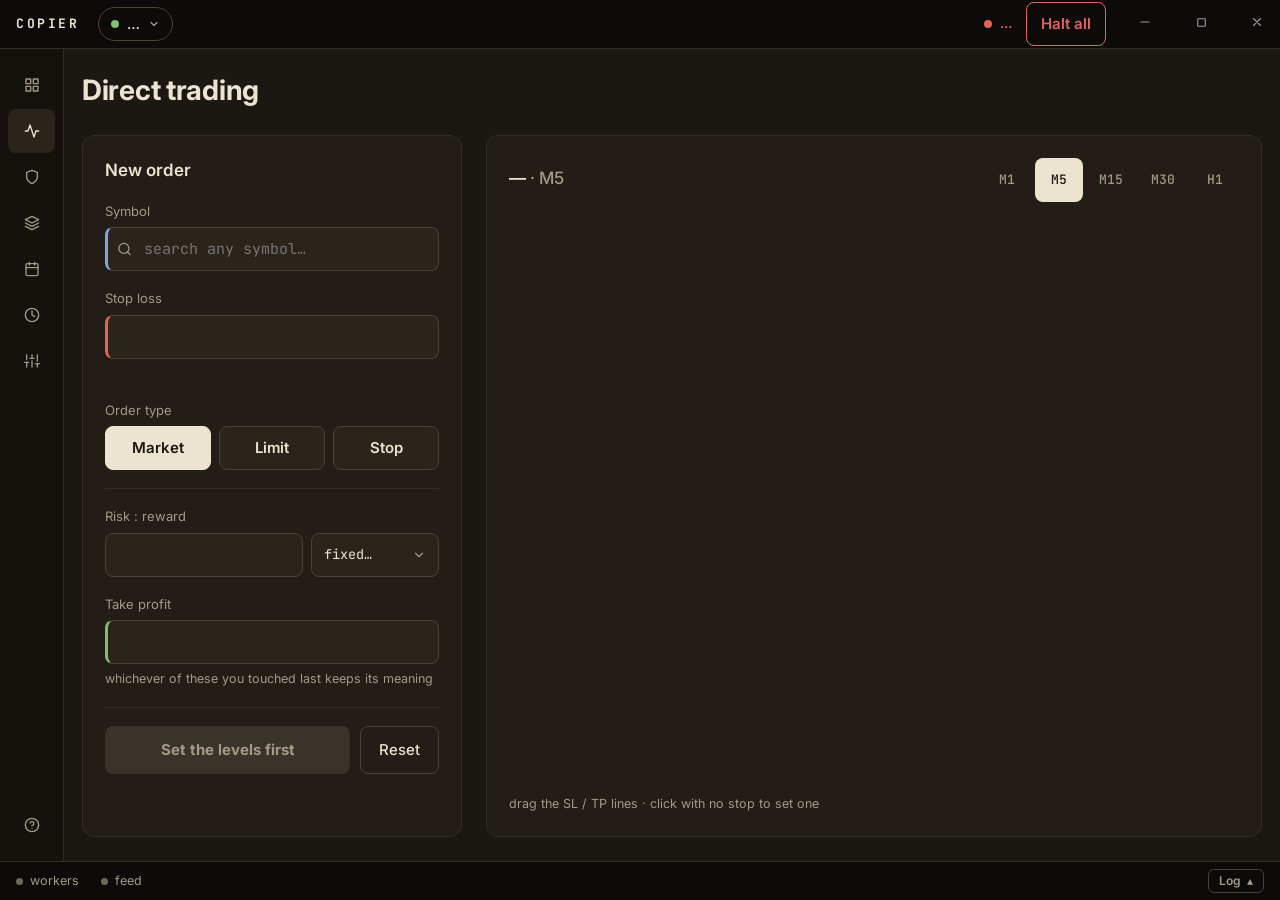
<file: src/mt5copier/desktop/web/index.html>
<!doctype html>
<html lang="en">
<head>
<meta charset="utf-8">
<meta name="viewport" content="width=device-width, initial-scale=1">
<title>Copier</title>
<link href="https://fonts.googleapis.com/css2?family=Inter:wght@400;500;600;700&family=JetBrains+Mono:wght@400;500;700&display=swap" rel="stylesheet">
<link rel="stylesheet" href="app.css">
</head>
<body>
<div id="app">

  <header id="titlebar">
    <span class="wordmark drag-region">COPIER</span>
    <button type="button" class="profile-pill" id="profile-btn" data-tip="Profiles — open another, make, rename or delete">
      <span class="dot green" aria-hidden="true"></span>
      <span id="profile-name">…</span>
      <svg aria-hidden="true" width="12" height="12" viewBox="0 0 24 24" fill="none" stroke="currentColor" stroke-width="2.5" stroke-linecap="round" stroke-linejoin="round"><path d="M6 9l6 6 6-6"></path></svg>
    </button>
    <span class="titlebar-space drag-region"></span>
    <span id="live-pill" class="live-pill">
      <span class="dot" aria-hidden="true"></span>
      <span id="live-label">…</span>
    </span>
    <button type="button" id="halt-btn" class="halt-btn">Halt all</button>
    <button type="button" class="win-btn" id="win-min" aria-label="Minimize window"><svg aria-hidden="true" width="14" height="14" viewBox="0 0 24 24" fill="none" stroke="currentColor" stroke-width="2" stroke-linecap="round"><path d="M5 12h14"></path></svg></button>
    <button type="button" class="win-btn" id="win-max" aria-label="Maximize window"><svg aria-hidden="true" width="13" height="13" viewBox="0 0 24 24" fill="none" stroke="currentColor" stroke-width="2"><rect x="5" y="5" width="14" height="14" rx="1"></rect></svg></button>
    <button type="button" class="win-btn win-close" id="win-close" aria-label="Close window"><svg aria-hidden="true" width="14" height="14" viewBox="0 0 24 24" fill="none" stroke="currentColor" stroke-width="2" stroke-linecap="round"><path d="M6 6l12 12M18 6L6 18"></path></svg></button>
  </header>

  <div id="body">
    <nav aria-label="Pages" id="sidebar">
      <a href="#" class="nav-item" data-page="terminals" data-tip="Terminals"><svg aria-hidden="true" width="16" height="16" viewBox="0 0 24 24" fill="none" stroke="currentColor" stroke-width="2" stroke-linecap="round" stroke-linejoin="round"><rect x="3" y="3" width="7" height="7"></rect><rect x="14" y="3" width="7" height="7"></rect><rect x="3" y="14" width="7" height="7"></rect><rect x="14" y="14" width="7" height="7"></rect></svg><span class="nav-label">Terminals</span></a>
      <a href="#" class="nav-item active" aria-current="page" data-page="trading" data-tip="Trading"><svg aria-hidden="true" width="16" height="16" viewBox="0 0 24 24" fill="none" stroke="currentColor" stroke-width="2" stroke-linecap="round" stroke-linejoin="round"><path d="M22 12h-4l-3 9L9 3l-3 9H2"></path></svg><span class="nav-label">Trading</span></a>
      <a href="#" class="nav-item" data-page="guards" data-tip="Guards"><svg aria-hidden="true" width="16" height="16" viewBox="0 0 24 24" fill="none" stroke="currentColor" stroke-width="2" stroke-linecap="round" stroke-linejoin="round"><path d="M12 22s8-4 8-10V5l-8-3-8 3v7c0 6 8 10 8 10z"></path></svg><span class="nav-label">Guards</span></a>
      <a href="#" class="nav-item" data-page="prop" data-tip="Prop accounts"><svg aria-hidden="true" width="16" height="16" viewBox="0 0 24 24" fill="none" stroke="currentColor" stroke-width="2" stroke-linecap="round" stroke-linejoin="round"><polygon points="12 2 2 7 12 12 22 7 12 2"></polygon><polyline points="2 17 12 22 22 17"></polyline><polyline points="2 12 12 17 22 12"></polyline></svg><span class="nav-label">Prop accounts</span></a>
      <a href="#" class="nav-item" data-page="news" data-tip="News"><svg aria-hidden="true" width="16" height="16" viewBox="0 0 24 24" fill="none" stroke="currentColor" stroke-width="2" stroke-linecap="round" stroke-linejoin="round"><rect x="3" y="4" width="18" height="18" rx="2"></rect><path d="M16 2v4M8 2v4M3 10h18"></path></svg><span class="nav-label">News</span></a>
      <a href="#" class="nav-item" data-page="history" data-tip="History"><svg aria-hidden="true" width="16" height="16" viewBox="0 0 24 24" fill="none" stroke="currentColor" stroke-width="2" stroke-linecap="round" stroke-linejoin="round"><circle cx="12" cy="12" r="10"></circle><path d="M12 6v6l4 2"></path></svg><span class="nav-label">History</span></a>
      <a href="#" class="nav-item" data-page="settings" data-tip="Settings"><svg aria-hidden="true" width="16" height="16" viewBox="0 0 24 24" fill="none" stroke="currentColor" stroke-width="2" stroke-linecap="round"><path d="M4 21v-7M4 10V3M12 21v-9M12 8V3M20 21v-5M20 12V3M1 14h6M9 8h6M17 16h6"></path></svg><span class="nav-label">Settings</span></a>
      <span class="sidebar-space"></span>
      <a href="#" class="nav-item" data-page="help" data-tip="Help — F1"><svg aria-hidden="true" width="16" height="16" viewBox="0 0 24 24" fill="none" stroke="currentColor" stroke-width="2" stroke-linecap="round" stroke-linejoin="round"><circle cx="12" cy="12" r="10"></circle><path d="M9.09 9a3 3 0 0 1 5.83 1c0 2-3 3-3 3"></path><path d="M12 17h.01"></path></svg><span class="nav-label">Help</span></a>
      <span class="sidebar-note">profiles are separate windows</span>
    </nav>

    <main id="main">
    <div class="page" id="page-trading">
      <div class="page-head">
        <h1>Direct trading</h1>
        <span id="page-sub" class="muted"></span>
      </div>

      <div id="split">
        <section aria-label="Order ticket" id="ticket" class="panel">
          <div class="panel-head">
            <h2>New order</h2>
            <span id="quote-line" class="mono muted"></span>
          </div>

          <div class="field">
            <label for="f-symbol" class="flabel">Symbol</label>
            <div class="symbol-wrap">
              <svg aria-hidden="true" width="15" height="15" viewBox="0 0 24 24" fill="none" stroke="#a39a87" stroke-width="2" stroke-linecap="round"><circle cx="11" cy="11" r="8"></circle><path d="M21 21l-4.3-4.3"></path></svg>
              <input id="f-symbol" class="accent-blue" placeholder="search any symbol…" autocomplete="off" spellcheck="false" role="combobox" aria-expanded="false" aria-controls="symbol-drop">
              <div id="symbol-drop" role="listbox" aria-label="Matching symbols" hidden></div>
            </div>
          </div>

          <div class="field">
            <div class="flabel-row">
              <label for="f-stop" class="flabel">Stop loss</label>
              <span id="stop-delta" class="mono delta red"></span>
            </div>
            <input id="f-stop" class="accent-red" inputmode="decimal" autocomplete="off">
            <span id="side-note" class="field-note"></span>
          </div>

          <div class="field">
            <span class="flabel">Order type</span>
            <div role="group" aria-label="Order type" class="seg-row" id="type-row">
              <button type="button" data-type="market" aria-pressed="true">Market</button>
              <button type="button" data-type="limit" aria-pressed="false">Limit</button>
              <button type="button" data-type="stop" aria-pressed="false">Stop</button>
            </div>
          </div>

          <div id="pending-fields" class="two-col" hidden>
            <div class="field">
              <label for="f-entry" class="flabel">Entry price</label>
              <input id="f-entry" inputmode="decimal" autocomplete="off">
            </div>
            <div class="field">
              <label for="f-expiry" class="flabel">Expiry</label>
              <div class="combo">
                <input id="f-expiry" placeholder="until cancelled" autocomplete="off" spellcheck="false">
                <div class="dd" id="dd-expiry">
                  <button type="button" class="dd-btn dd-btn-icon" aria-haspopup="listbox" aria-expanded="false" aria-label="Expiry presets"><svg aria-hidden="true" width="14" height="14" viewBox="0 0 24 24" fill="none" stroke="currentColor" stroke-width="2" stroke-linecap="round" stroke-linejoin="round"><path d="M6 9l6 6 6-6"></path></svg></button>
                  <div class="dd-menu" role="listbox" hidden>
                    <button type="button" role="option" data-value="">Until cancelled</button>
                    <button type="button" role="option" data-value="15m">15 minutes</button>
                    <button type="button" role="option" data-value="45m">45 minutes</button>
                    <button type="button" role="option" data-value="1h">1 hour</button>
                    <button type="button" role="option" data-value="4h">4 hours</button>
                    <button type="button" role="option" data-value="eod">End of day</button>
                  </div>
                </div>
              </div>
              <span class="field-note muted">minutes, 45m, 2h, eod — blank rests it until cancelled</span>
            </div>
          </div>

          <div class="hairline"></div>

          <div class="field">
            <label for="f-rr" class="flabel">Risk : reward</label>
            <div class="rr-row">
              <input id="f-rr" inputmode="decimal" autocomplete="off">
              <div class="dd" id="dd-rr">
                <button type="button" class="dd-btn" aria-haspopup="listbox" aria-expanded="false">fixed…<svg aria-hidden="true" width="14" height="14" viewBox="0 0 24 24" fill="none" stroke="currentColor" stroke-width="2" stroke-linecap="round" stroke-linejoin="round"><path d="M6 9l6 6 6-6"></path></svg></button>
                <div class="dd-menu" role="listbox" hidden>
                  <button type="button" role="option" data-value="1">1 : 1</button>
                  <button type="button" role="option" data-value="1.5">1 : 1.5</button>
                  <button type="button" role="option" data-value="2">1 : 2</button>
                  <button type="button" role="option" data-value="3">1 : 3</button>
                </div>
              </div>
            </div>
          </div>

          <div class="field">
            <div class="flabel-row">
              <label for="f-tp" class="flabel">Take profit</label>
              <span id="target-delta" class="mono delta green"></span>
            </div>
            <input id="f-tp" class="accent-green" inputmode="decimal" autocomplete="off">
            <span class="field-note muted">whichever of these you touched last keeps its meaning</span>
          </div>

          <div class="hairline"></div>

          <div id="sizing-block" aria-live="polite" hidden>
            <div class="sizing-head">
              <span>Slave sizing</span>
              <span class="muted" id="sizing-sub">risk per trade</span>
            </div>
            <div id="sizing-rows"></div>
            <div class="field-note muted" id="sizing-note"></div>
          </div>

          <div class="actions-row">
            <button type="button" id="place-btn" disabled>Set the levels first</button>
            <button type="button" id="reset-btn">Reset</button>
          </div>

          <div id="notice" aria-live="polite" class="notice"></div>
        </section>

        <section aria-label="Modify a trade" id="modify-panel" class="panel" hidden>
          <div class="panel-head">
            <h2 id="mod-title">Modify</h2>
            <span id="mod-quote" class="mono muted"></span>
          </div>
          <div id="mod-facts" class="mod-facts"></div>
          <div class="field" id="mod-entry-field" hidden>
            <div class="flabel-row">
              <label for="m-entry" class="flabel">Entry price</label>
              <span id="m-entry-delta" class="mono delta blue"></span>
            </div>
            <input id="m-entry" class="accent-blue" inputmode="decimal" autocomplete="off">
          </div>
          <div class="field">
            <div class="flabel-row">
              <label for="m-sl" class="flabel">Stop loss</label>
              <button type="button" id="m-be" class="linklike">to entry — BE</button>
            </div>
            <input id="m-sl" class="accent-red" inputmode="decimal" autocomplete="off">
            <span id="m-sl-delta" class="field-note"></span>
          </div>
          <div class="field">
            <div class="flabel-row">
              <label for="m-tp" class="flabel">Take profit</label>
              <span id="m-tp-delta" class="mono delta green"></span>
            </div>
            <input id="m-tp" class="accent-green" inputmode="decimal" autocomplete="off">
            <span class="field-note muted">blank removes the target</span>
          </div>
          <div class="hairline"></div>
          <div class="actions-row">
            <button type="button" id="mod-apply">Apply</button>
            <button type="button" id="mod-cancel">Back</button>
          </div>
          <div id="mod-notice" aria-live="polite" class="notice"></div>
          <span class="field-note muted">drag the lines on the chart — nothing changes until Apply</span>
        </section>

        <section aria-label="Chart" id="chart-panel" class="panel">
          <div class="panel-head">
            <h2 id="chart-title">— <span class="muted chart-tf">· M5</span></h2>
            <div role="group" aria-label="Timeframe" class="tf-row" id="tf-row">
              <button type="button" data-tf="M1" aria-pressed="false">M1</button>
              <button type="button" data-tf="M5" aria-pressed="true">M5</button>
              <button type="button" data-tf="M15" aria-pressed="false">M15</button>
              <button type="button" data-tf="M30" aria-pressed="false">M30</button>
              <button type="button" data-tf="H1" aria-pressed="false">H1</button>
            </div>
          </div>
          <div id="chart-wrap">
            <div id="chart"></div>
            <div id="chart-msg" class="muted"></div>
          </div>
          <span class="field-note muted" id="chart-hint">drag the SL / TP lines · click with no stop to set one</span>
        </section>
      </div>

      <section aria-label="Positions and orders" class="panel" id="book-panel">
        <div class="panel-head">
          <h2>Positions &amp; orders</h2>
          <span id="book-summary" class="muted small"></span>
          <button type="button" id="flatten-btn" hidden>Close everything</button>
        </div>
        <div class="table-scroll">
          <table id="book-table">
            <thead>
              <tr><th>Status</th><th>Ticket</th><th>Symbol</th><th>Side</th><th>Lots</th><th>Entry</th><th>Stop</th><th>Target</th><th>Now</th><th>Copies</th><th class="actions-col">Actions</th></tr>
            </thead>
            <tbody id="book-body"></tbody>
          </table>
        </div>
        <div id="book-empty" class="muted" hidden>Nothing open or resting — the ticket places straight into the book.</div>
      </section>
    </div>

    <div class="page" id="page-terminals" hidden>
      <div class="page-head">
        <h1>Terminals</h1>
        <span class="muted">drag a card between zones to assign it · hover a card for its actions · click it for its page</span>
      </div>

      <div id="zones-row">
        <section aria-label="Master" class="zone" data-zone="master" id="zone-master">
          <div class="zone-head">
            <h2>MASTER</h2>
            <span class="zone-cue">Release to make it the master</span>
          </div>
          <div class="zone-cards" id="master-cards"></div>
          <span class="zone-note" id="master-note"></span>
        </section>

        <section aria-label="Slaves" class="zone zone-slaves" data-zone="slaves" id="zone-slaves">
          <div class="zone-head">
            <h2>SLAVES</h2>
            <span class="zone-cue">Release to connect as slave</span>
          </div>
          <div class="zone-cards" id="slave-cards"></div>
          <span class="zone-note" id="slaves-note" hidden>none yet — drag a detected terminal up here</span>
        </section>
      </div>

      <section aria-label="Detected terminals" class="zone" data-zone="detected" id="zone-detected">
        <div class="zone-head">
          <h2>DETECTED · DRAG UP TO CONNECT</h2>
          <span class="zone-cue">Release to unassign</span>
          <span class="zone-actions">
            <div class="dd" id="hidden-dd" hidden>
              <button type="button" id="hidden-btn" class="dd-btn" aria-haspopup="true" aria-expanded="false" data-tip="Hidden terminals — disconnected, settings kept">
                <svg aria-hidden="true" width="15" height="15" viewBox="0 0 24 24" fill="none" stroke="currentColor" stroke-width="2" stroke-linecap="round" stroke-linejoin="round"><path d="M17.94 17.94A10.07 10.07 0 0 1 12 20c-7 0-11-8-11-8a18.45 18.45 0 0 1 5.06-5.94"></path><path d="M9.9 4.24A9.12 9.12 0 0 1 12 4c7 0 11 8 11 8a18.5 18.5 0 0 1-2.16 3.19"></path><path d="M14.12 14.12a3 3 0 1 1-4.24-4.24"></path><path d="M1 1l22 22"></path></svg>
                <span id="hidden-count">Hidden</span>
              </button>
              <div class="dd-menu" id="hidden-menu" role="dialog" aria-label="Hidden terminals" hidden>
                <span class="hmenu-head">hidden — disconnected, role and settings kept</span>
                <div class="hmenu-hr" aria-hidden="true"></div>
                <div id="hidden-rows"></div>
                <div class="hmenu-hr" aria-hidden="true"></div>
                <span class="hmenu-foot">hiding frees the terminal’s claim for other profiles · Unhide reconnects it as it was</span>
              </div>
            </div>
            <button type="button" id="ctrader-btn">cTrader login…</button>
            <button type="button" id="rescan-btn">Rescan</button>
          </span>
        </div>
        <div class="zone-cards" id="detected-cards"></div>
        <span class="zone-note" id="detected-note" hidden>every terminal found is assigned · Rescan looks again</span>
      </section>

    </div>

    <div class="page" id="page-guards" hidden>
      <div class="page-head">
        <span class="page-title-row">
          <button type="button" id="guard-back" class="linklike" hidden></button>
          <h1>Guards</h1>
        </span>
        <span class="muted">rules belong to the account, not the terminal · a safety net, never a named firm</span>
      </div>

      <div id="guard-pick" class="dd">
        <button type="button" id="guard-pick-btn" class="dd-btn" aria-haspopup="listbox" aria-expanded="false"></button>
        <div id="guard-pick-menu" class="dd-menu" hidden>
          <input id="guard-pick-search" placeholder="search name, account id, server…" autocomplete="off" spellcheck="false">
          <div id="guard-pick-list" role="listbox" aria-label="Accounts"></div>
        </div>
      </div>

      <section aria-label="Rules" class="panel" id="guard-panel" hidden>
        <div id="guard-toolbar">
          <label for="g-initial" class="flabel">Initial balance, the account size</label>
          <input id="g-initial" inputmode="decimal" autocomplete="off">
          <span class="toolbar-space"></span>
          <button type="button" id="g-add" class="primary-btn">Add a rule</button>
          <button type="button" id="g-templates" class="plain-btn">Templates</button>
          <button type="button" id="g-copy" class="plain-btn">Copy from</button>
          <span class="tick-wrap">
            <input id="g-all" type="checkbox">
            <label for="g-all" class="flabel">All on</label>
          </span>
        </div>

        <div class="table-scroll">
          <div role="table" aria-label="Guard rules" id="guard-table">
            <div role="row" class="grule-head">
              <span role="columnheader">RULE</span>
              <span role="columnheader">LIMIT RIGHT NOW</span>
              <span role="columnheader">USED</span>
              <span role="columnheader">IF EXCEEDED</span>
              <span role="columnheader">LAST ACTED</span>
            </div>
            <div id="guard-rows"></div>
          </div>
        </div>
        <div id="guard-empty" class="muted" hidden>No rules yet — Add a rule, apply a template, or copy another account's.</div>

        <div id="guard-foot">
          <span class="muted small" id="guard-legend">tick = the buffer: the rule acts there, not at the firm's hard limit</span>
          <span class="toolbar-space"></span>
          <button type="button" id="g-change" class="plain-btn" disabled>Change</button>
          <button type="button" id="g-toggle" class="plain-btn" disabled>Rule on/off</button>
          <button type="button" id="g-clear" class="plain-btn" disabled hidden>Clear breach</button>
          <button type="button" id="g-remove" class="danger-btn" disabled>Remove</button>
        </div>
        <div class="muted small" id="guard-note"></div>
      </section>

      <section aria-label="Recent guard actions" class="panel" id="guard-actions-panel" hidden>
        <div class="panel-head">
          <h2>Recent guard actions</h2>
          <span class="muted small">what the rules declined, shrank, held or closed · newest first</span>
        </div>
        <div id="guard-actions" class="mono"></div>
        <div id="guard-actions-empty" class="muted" hidden>Nothing yet. When a rule declines, shrinks or warns about a trade, or stops new trades, it lands here.</div>
      </section>

      <div id="guard-none" class="muted" hidden>No account to guard yet. Rules belong to an account, so the copier has to have seen one: connect a terminal once (or log one in), and it appears here — a slave or not.</div>
    </div>

    <div class="page" id="page-prop" hidden>
      <div class="page-head">
        <h1>Prop accounts</h1>
        <span class="muted">one chain per prop account — link each stage's new login and it inherits the chain's guards</span>
      </div>

      <section aria-label="Prop accounts" class="panel" id="prop-panel">
        <div id="prop-toolbar">
          <span class="muted small" id="prop-count"></span>
          <span class="toolbar-space"></span>
          <button type="button" id="pp-new" class="primary-btn">New prop account…</button>
        </div>
        <div id="prop-list"></div>
        <div id="prop-empty" class="muted" hidden>None yet. A prop firm hands out a fresh login for each stage of a challenge — phase 2, then funded — and the guards set on the old login die with it. Make a prop account, link the current login into it, and every later stage inherits the same rules and initial balance the moment it is linked.</div>
      </section>

      <div class="muted small" id="prop-note">Rules are edited on the Guards page as always — a linked account reads and writes its chain's rules. Breaches, day anchors and trade counts stay each login's own: a closed stage's breach never holds back the stage that replaced it.</div>
    </div>

    <div class="page" id="page-news" hidden>
      <div class="page-head">
        <h1>Upcoming news</h1>
        <span class="muted" id="news-scanned">Forex Factory weekly feed · times are local</span>
      </div>

      <section aria-label="Next guarded release" id="news-next" hidden>
        <span class="news-next-what">
          <span class="pill red" id="news-next-impact"></span>
          <span id="news-next-title"></span>
        </span>
        <span class="mono small" id="news-next-when"></span>
        <span class="toolbar-space"></span>
        <span class="news-next-guard" id="news-next-guard"></span>
      </section>

      <div id="news-problem" class="muted" hidden></div>
      <div id="news-norule" class="muted" hidden>No account has a news rule, so this calendar guards nothing yet — add a High-impact news rule on the Guards page.</div>

      <div id="news-filters" hidden>
        <label class="flabel" id="news-ccy-label">Currency</label>
        <div id="news-ccy" aria-labelledby="news-ccy-label"></div>
        <label class="flabel" id="news-impact-label">Impact</label>
        <div id="news-impact" aria-labelledby="news-impact-label"></div>
        <span class="tick-wrap">
          <input id="news-mine" type="checkbox">
          <label for="news-mine" class="flabel">Only currencies my trades touch</label>
        </span>
        <span class="toolbar-space"></span>
        <button type="button" id="news-rescan" class="plain-btn">Rescan now</button>
      </div>

      <div id="news-days"></div>
      <div id="news-empty" class="muted" hidden>Nothing matches the filter.</div>

      <section aria-label="How the guard reads this" class="panel" id="news-how" hidden>
        <div class="panel-head"><h2>How the guard reads this</h2></div>
        <span class="muted">The guard acts only <span class="news-em">before</span> a release, never after a late start, and a copy it closed is never reopened by the master.</span>
        <span class="muted">If the calendar is unreadable, each rule decides whether new trades are held until the next successful scan — a rule parameter, per account on the Guards page.</span>
      </section>
    </div>

    <div class="page" id="page-history" hidden>
      <div class="page-head">
        <h1>Trade history</h1>
        <span class="muted" id="hist-sub">One card per copied trade, its steps under it</span>
      </div>

      <div id="hist-filters" hidden>
        <label class="flabel" id="hist-slave-label">Slave</label>
        <div id="hist-slave" aria-labelledby="hist-slave-label"></div>
        <label class="flabel" id="hist-symbol-label">Symbol</label>
        <div id="hist-symbol" aria-labelledby="hist-symbol-label"></div>
        <span class="tick-wrap">
          <input id="hist-failed" type="checkbox">
          <label for="hist-failed" class="flabel">With a failed step only</label>
        </span>
        <label class="flabel" for="hist-find">Find</label>
        <input id="hist-find" placeholder="ticket, symbol…" spellcheck="false" autocomplete="off">
        <span class="toolbar-space"></span>
        <span class="muted small" id="hist-count"></span>
      </div>

      <div id="hist-cards"></div>
      <div id="hist-empty" class="muted" hidden></div>
      <div id="hist-more" class="muted small" hidden></div>
    </div>

    <div class="page" id="page-settings" hidden>
      <div class="page-head">
        <h1>Copier settings</h1>
        <span class="muted">the copier's own switches, for every terminal · each terminal's own settings live on its page — click its card on Terminals</span>
      </div>

      <div id="cfg-mode-now" class="small"></div>

      <div id="cfg-cards">
        <section aria-label="This profile" class="panel cfg-card">
          <div class="panel-head">
            <h2>This profile</h2>
            <span class="muted small mono" id="cfg-profile"></span>
          </div>
          <div class="field">
            <span class="flabel">What this profile is</span>
            <div role="group" aria-label="What this profile is" class="seg-row seg-stack" id="cfg-profile-mode">
              <button type="button" data-value="copy" aria-pressed="false">Copies a master terminal</button>
              <button type="button" data-value="trading" aria-pressed="false">Trades directly from this app</button>
            </div>
            <span class="field-note muted">direct trading has no master terminal: the Trading page places orders and every enabled slave copies them · switching needs every copy closed or given up first</span>
            <span class="field-note red cfg-err" id="cfg-err-profile_mode"></span>
          </div>
          <div class="hairline"></div>
          <div class="field">
            <span class="flabel">Mode</span>
            <div role="group" aria-label="Mode" class="seg-row seg-stack" id="cfg-dry">
              <button type="button" data-value="dry" aria-pressed="false">Dry run — simulates every copy</button>
              <button type="button" data-value="live" aria-pressed="false">Live — sends real orders</button>
            </div>
            <span class="field-note muted">a dry run works out every copy, logs it and sends nothing · going live asks you to type LIVE</span>
            <span class="field-note red cfg-err" id="cfg-err-dry_run"></span>
          </div>
        </section>

        <section aria-label="Connection" class="panel cfg-card">
          <div class="panel-head">
            <h2>Connection</h2>
            <span class="muted small">this machine's facts — shared by every profile</span>
          </div>
          <div class="two-col">
            <div class="field">
              <label for="cfg-poll" class="flabel">Check each terminal every</label>
              <input id="cfg-poll" class="mono" data-name="poll_interval_ms" inputmode="numeric" autocomplete="off">
              <span class="field-note muted">milliseconds · 50 to 10000</span>
              <span class="field-note red cfg-err" id="cfg-err-poll_interval_ms"></span>
            </div>
            <div class="field">
              <label for="cfg-stale" class="flabel">Call a terminal stale after</label>
              <input id="cfg-stale" class="mono" data-name="heartbeat_timeout_s" inputmode="decimal" autocomplete="off">
              <span class="field-note muted">seconds without news</span>
              <span class="field-note red cfg-err" id="cfg-err-heartbeat_timeout_s"></span>
            </div>
          </div>
          <div class="field">
            <label for="cfg-retry" class="flabel">Retry a lost connection after</label>
            <input id="cfg-retry" class="mono" data-name="reconnect_backoff_s" autocomplete="off" spellcheck="false">
            <span class="field-note muted">seconds between attempts, separated by commas — the last one repeats</span>
            <span class="field-note red cfg-err" id="cfg-err-reconnect_backoff_s"></span>
          </div>
          <div class="field">
            <label for="cfg-rescan" class="flabel">Rescan terminals on disk every</label>
            <input id="cfg-rescan" class="mono" data-name="rescan_interval_s" inputmode="decimal" autocomplete="off">
            <span class="field-note muted">seconds, so a login made in MT5 itself shows on an unassigned card without pressing rescan · 10 to 3600</span>
            <span class="field-note red cfg-err" id="cfg-err-rescan_interval_s"></span>
          </div>
          <div class="field">
            <label for="cfg-grace" class="flabel">Treat a gap of up to</label>
            <input id="cfg-grace" class="mono" data-name="join_grace_seconds" inputmode="decimal" autocomplete="off">
            <span class="field-note muted">seconds in watching the master as unbroken · after a longer gap, trades it already holds are never copied late · 0 to 5</span>
            <span class="field-note red cfg-err" id="cfg-err-join_grace_seconds"></span>
          </div>
        </section>

        <section aria-label="Terminals and history" class="panel cfg-card">
          <div class="panel-head"><h2>Terminals &amp; history</h2></div>
          <div class="field">
            <span class="flabel">When the copier quits, or a terminal is unassigned</span>
            <div role="group" aria-label="Closing terminals" class="seg-row seg-stack" id="cfg-closing">
              <button type="button" data-value="never" aria-pressed="false">Leave it running</button>
              <button type="button" data-value="launched" aria-pressed="false">Close it if the copier opened it</button>
              <button type="button" data-value="all" aria-pressed="false">Close it, even if you opened it</button>
            </div>
            <span class="field-note muted">closing is immediate — anything unsaved in that terminal is lost · a restart or reconnect never closes one</span>
            <span class="field-note red cfg-err" id="cfg-err-close_terminals"></span>
          </div>
          <div class="hairline"></div>
          <div class="field">
            <label for="cfg-hist" class="flabel">Keep each trade's history for</label>
            <input id="cfg-hist" class="mono" data-name="history_days" inputmode="numeric" autocomplete="off">
            <span class="field-note muted">days · 1 to 365 · every step the copier took with a trade, on the History page — older steps are deleted</span>
            <span class="field-note red cfg-err" id="cfg-err-history_days"></span>
          </div>
        </section>

        <section aria-label="Symbol catalog" class="panel cfg-card">
          <div class="panel-head">
            <h2>Symbol catalog</h2>
            <span class="muted small">which asset class each symbol is, for guard rules like Max lots by asset class — shared by every profile</span>
          </div>
          <div class="field">
            <label for="cat-currencies" class="flabel">Currencies</label>
            <textarea id="cat-currencies" class="cat-list cat-one" rows="1" spellcheck="false" autocomplete="off"></textarea>
            <span class="field-note muted">three-letter codes, separated by spaces or commas · any pair of two known currencies reads as forex, crosses included</span>
            <span class="field-note red" id="cat-err-currencies"></span>
          </div>
          <div class="field">
            <label for="cat-indices" class="flabel">Indices</label>
            <textarea id="cat-indices" class="cat-list" rows="2" spellcheck="false" autocomplete="off"></textarea>
            <span class="field-note red" id="cat-err-indices"></span>
          </div>
          <div class="field">
            <label for="cat-metals" class="flabel">Metals</label>
            <textarea id="cat-metals" class="cat-list" rows="2" spellcheck="false" autocomplete="off"></textarea>
            <span class="field-note red" id="cat-err-metals"></span>
          </div>
          <div class="field">
            <label for="cat-energies" class="flabel">Energies</label>
            <textarea id="cat-energies" class="cat-list" rows="2" spellcheck="false" autocomplete="off"></textarea>
            <span class="field-note red" id="cat-err-energies"></span>
          </div>
          <div class="field">
            <label for="cat-crypto" class="flabel">Crypto</label>
            <textarea id="cat-crypto" class="cat-list" rows="2" spellcheck="false" autocomplete="off"></textarea>
            <span class="field-note red" id="cat-err-crypto"></span>
          </div>
          <div class="field">
            <label for="cat-stocks" class="flabel">Stocks</label>
            <textarea id="cat-stocks" class="cat-list" rows="2" spellcheck="false" autocomplete="off"></textarea>
            <span class="field-note red" id="cat-err-stocks"></span>
          </div>
          <span class="field-note muted">base names, as the master writes them without broker decoration · a symbol in no list counts as “everything else” · every guard note names the class it chose, so a misfiled symbol shows itself</span>
          <div id="cat-foot">
            <button type="button" id="cat-back" class="linklike" hidden></button>
            <span class="toolbar-space"></span>
            <button type="button" id="cat-revert" class="plain-btn">Revert</button>
            <button type="button" id="cat-save" class="primary-btn">Save catalog</button>
          </div>
        </section>

        <section aria-label="Save" class="panel" id="cfg-foot-panel">
          <div id="cfg-foot">
            <div id="cfg-foot-said">
              <span class="small" id="cfg-changes"></span>
              <span class="muted small">The check interval and the retry schedule reach a terminal the next time its connection starts. The rest apply at once.</span>
              <span class="field-note red cfg-err" id="cfg-err-general"></span>
            </div>
            <span class="toolbar-space"></span>
            <button type="button" id="cfg-revert" class="plain-btn">Revert</button>
            <button type="button" id="cfg-save" class="primary-btn">Save</button>
          </div>
        </section>
      </div>
    </div>

    <div class="page" id="page-tdetail" hidden>
      <div id="td-head">
        <button type="button" id="td-back" class="linklike">← Terminals</button>
        <h1 id="td-name">…</h1>
        <span class="td-chip"><span id="td-dot" class="dot" aria-hidden="true"></span><span id="td-status"></span></span>
        <span id="td-pill" class="pill"></span>
        <span id="td-kind" class="small"></span>
        <span class="toolbar-space"></span>
        <button type="button" id="td-guard-link" class="linklike small" hidden></button>
        <div class="dd" id="td-copyfrom" hidden>
          <button type="button" class="dd-btn" aria-haspopup="listbox" aria-expanded="false">Copy settings from…<svg aria-hidden="true" width="14" height="14" viewBox="0 0 24 24" fill="none" stroke="currentColor" stroke-width="2" stroke-linecap="round" stroke-linejoin="round"><path d="M6 9l6 6 6-6"></path></svg></button>
          <div class="dd-menu" role="listbox" id="td-copyfrom-menu" hidden></div>
        </div>
      </div>

      <div id="td-tabs" role="tablist" aria-label="Terminal detail">
        <button type="button" id="td-tab-overview" role="tab" aria-selected="true">Overview</button>
        <button type="button" id="td-tab-settings" role="tab" aria-selected="false">Settings</button>
      </div>

      <!-- The Overview tab: the TUI enter page — the account, the rule it is copied by, how
           copying has gone this session, then the open positions and resting orders. Display
           only; everything comes from terminal_overview_state in one call per poll. -->
      <div id="td-overview" hidden>
        <section aria-label="Account summary" class="panel" id="ov-band">
          <div id="ov-band-left">
            <div class="small muted">equity</div>
            <div id="ov-equity" class="mono">—</div>
            <div id="ov-floating" class="mono small muted">— floating</div>
          </div>
          <div id="ov-band-right">
            <div id="ov-conn" class="small"></div>
            <div id="ov-acct" class="mono small muted"></div>
          </div>
        </section>

        <div id="ov-cols">
          <section aria-label="Account" class="panel ov-col">
            <div class="panel-head"><h2>Account</h2></div>
            <div id="ov-account" class="ov-rows ov-mono"></div>
          </section>
          <section aria-label="Rule" class="panel ov-col">
            <div class="panel-head">
              <h2 id="ov-rule-title">Rule</h2>
              <span class="small muted" id="ov-rule-right"></span>
              <button type="button" id="ov-rule-edit" class="linklike small" hidden>change → Settings</button>
            </div>
            <div id="ov-rule" class="ov-rows"></div>
          </section>
          <section aria-label="Copying" class="panel ov-col">
            <div class="panel-head"><h2 id="ov-copy-title">Copying</h2><span class="small muted" id="ov-copy-right"></span></div>
            <div id="ov-copying" class="ov-rows ov-mono"></div>
            <div id="ov-copy-note" class="field-note muted" hidden></div>
            <div id="ov-spark-wrap" hidden>
              <svg id="ov-spark" viewBox="0 0 100 36" preserveAspectRatio="none" aria-hidden="true"></svg>
              <div class="field-note muted">delay of each order, oldest first</div>
            </div>
          </section>
        </div>

        <section aria-label="Positions" class="panel" id="ov-pos-panel">
          <div class="panel-head"><h2 id="ov-pos-title">Positions</h2><span class="small muted mono" id="ov-exposure"></span></div>
          <div class="table-scroll" id="ov-pos-scroll"><table class="ov-table" id="ov-pos-table"><thead></thead><tbody></tbody></table></div>
          <div id="ov-pos-note" class="muted small" hidden></div>
        </section>

        <section aria-label="Resting orders" class="panel" id="ov-ord-panel" hidden>
          <div class="panel-head"><h2 id="ov-ord-title">Resting orders</h2></div>
          <div class="table-scroll" id="ov-ord-scroll"><table class="ov-table" id="ov-ord-table"><thead></thead><tbody></tbody></table></div>
          <div id="ov-ord-note" class="red small" hidden>The resting orders could not be read.</div>
        </section>
      </div>

      <div id="td-settings" hidden>
      <div id="td-other" class="muted" hidden>This terminal has no role yet, so there is nothing to set on it. Drag its card into the MASTER or SLAVES zone on Terminals; its settings live here once it has one.</div>
      <button type="button" id="td-login-btn" class="plain-btn" hidden>Log in to an account…</button>

      <div id="td-slave" class="td-grid" hidden>
        <section aria-label="Sizing" class="panel cfg-card">
          <div class="panel-head"><h2>Sizing</h2></div>
          <div class="field">
            <span class="flabel">Risk on each trade, over the master's stop distance</span>
            <div role="group" aria-label="Sizing mode" class="seg-row seg-2" id="td-f-sizing_mode">
              <button type="button" data-value="percent_of_balance" aria-pressed="false">% of balance</button>
              <button type="button" data-value="fixed_cash_risk" aria-pressed="false">In cash</button>
            </div>
            <span class="field-note red cfg-err" id="td-err-sizing_mode"></span>
          </div>
          <div class="field" id="td-risk-field">
            <label for="td-f-risk_percent" class="flabel">Risk per trade</label>
            <div class="slider-row">
              <input type="range" id="td-sl-risk_percent" min="0.05" max="5" step="0.05" aria-label="Risk per trade, percent">
              <input id="td-f-risk_percent" class="mono" data-name="risk_percent" inputmode="decimal" autocomplete="off">
            </div>
            <span class="field-note muted">% of this account's balance</span>
            <span class="field-note red cfg-err" id="td-err-risk_percent"></span>
          </div>
          <div class="field" id="td-cash-field" hidden>
            <label for="td-f-risk_cash" class="flabel">Risk per trade</label>
            <input id="td-f-risk_cash" class="mono" data-name="risk_cash" inputmode="decimal" autocomplete="off">
            <span class="field-note muted">cash, in this account's currency</span>
            <span class="field-note red cfg-err" id="td-err-risk_cash"></span>
          </div>
          <div class="two-col">
            <div class="field">
              <label for="td-f-commission_per_lot_round_turn" class="flabel">Commission per lot</label>
              <input id="td-f-commission_per_lot_round_turn" class="mono" data-name="commission_per_lot_round_turn" inputmode="decimal" autocomplete="off">
              <span class="field-note muted">in and out, account currency</span>
              <span class="field-note red cfg-err" id="td-err-commission_per_lot_round_turn"></span>
            </div>
            <div class="field">
              <label for="td-f-slippage_buffer_points" class="flabel">Slippage buffer</label>
              <input id="td-f-slippage_buffer_points" class="mono" data-name="slippage_buffer_points" inputmode="numeric" autocomplete="off">
              <span class="field-note muted">points budgeted when sizing</span>
              <span class="field-note red cfg-err" id="td-err-slippage_buffer_points"></span>
            </div>
          </div>
          <div class="two-col">
            <div class="field">
              <label for="td-f-max_lot" class="flabel">Open at most</label>
              <input id="td-f-max_lot" class="mono" data-name="max_lot" inputmode="decimal" autocomplete="off" placeholder="no ceiling">
              <span class="field-note muted">lots per copy · blank: no ceiling</span>
              <span class="field-note red cfg-err" id="td-err-max_lot"></span>
            </div>
            <div class="field">
              <label for="td-f-max_deviation_points" class="flabel">Accept a fill up to</label>
              <input id="td-f-max_deviation_points" class="mono" data-name="max_deviation_points" inputmode="numeric" autocomplete="off">
              <span class="field-note muted">points off the quote</span>
              <span class="field-note red cfg-err" id="td-err-max_deviation_points"></span>
            </div>
          </div>
        </section>

        <section aria-label="Following" class="panel cfg-card">
          <div class="panel-head"><h2>Following</h2></div>
          <div class="field">
            <span class="tick-wrap">
              <input id="td-f-master_manages" type="checkbox">
              <label for="td-f-master_manages" class="flabel">let the master manage open trades: its stop and target moves, partial closes</label>
            </span>
            <span class="field-note muted" id="td-follow-note" hidden>The master is set to Slaves manage, so this slave manages its own trades whatever this says.</span>
            <span class="field-note red cfg-err" id="td-err-master_manages"></span>
          </div>
          <div class="field">
            <span class="tick-wrap">
              <input id="td-f-copy_pending" type="checkbox">
              <label for="td-f-copy_pending" class="flabel">also copy the master's pending orders</label>
            </span>
            <span class="field-note red cfg-err" id="td-err-copy_pending"></span>
          </div>
          <div class="field">
            <span class="tick-wrap">
              <input id="td-f-pending_fallback" type="checkbox">
              <label for="td-f-pending_fallback" class="flabel">if a pending's price is refused, retry as the other resting type, then at market</label>
            </span>
            <span class="field-note red cfg-err" id="td-err-pending_fallback"></span>
          </div>
          <div class="field">
            <span class="tick-wrap">
              <input id="td-f-tp_net_rr" type="checkbox">
              <label for="td-f-tp_net_rr" class="flabel">direct trading: land the target past the ticket's so a win pays its R:R after commission</label>
            </span>
            <span class="field-note muted">Worked out once when the trade is first written, kept through stop moves. Off, the ticket's target goes out as written.</span>
            <span class="field-note red cfg-err" id="td-err-tp_net_rr"></span>
          </div>
          <div class="hairline"></div>
          <div class="field">
            <span class="flabel">Trade</span>
            <div role="group" aria-label="Direction" class="seg-row seg-stack" id="td-f-invert">
              <button type="button" data-value="same" aria-pressed="false">The same way as the master</button>
              <button type="button" data-value="opposite" aria-pressed="false">The opposite way: buy becomes sell</button>
            </div>
            <span class="field-note muted">reversed, stop and target swap places: the copy is sized from the master's take-profit, and a trade with no target copies with no stop</span>
            <span class="field-note red cfg-err" id="td-err-invert"></span>
          </div>
          <div class="hairline"></div>
          <div class="field">
            <span class="flabel">When the master's trade has no stop</span>
            <div role="group" aria-label="No stop" class="seg-row seg-stack" id="td-f-no_stop_policy">
              <button type="button" data-value="skip" aria-pressed="false">Skip the trade</button>
              <button type="button" data-value="lot_multiple" aria-pressed="false">Copy it anyway, at a multiple</button>
            </div>
            <span class="field-note red cfg-err" id="td-err-no_stop_policy"></span>
          </div>
          <div class="field" id="td-multiple-field" hidden>
            <label for="td-f-no_stop_lot_multiple" class="flabel">At</label>
            <input id="td-f-no_stop_lot_multiple" class="mono" data-name="no_stop_lot_multiple" inputmode="decimal" autocomplete="off">
            <span class="field-note muted">× the master's lots, unprotected — the risk setting does not bound these; max lot still does</span>
            <span class="field-note red cfg-err" id="td-err-no_stop_lot_multiple"></span>
          </div>
        </section>

        <section aria-label="Breakeven" class="panel cfg-card" id="td-be-card">
          <div class="panel-head"><h2>Breakeven</h2></div>
          <div class="field-note" id="td-be-note" hidden>The master manages this slave's trades, so they follow the master's stop and this breakeven is off. Untick the master managing them, or set the master to Slaves manage, to use it.</div>
          <div class="field">
            <span class="flabel">Move the stop past entry</span>
            <div role="group" aria-label="Breakeven" class="seg-row seg-2" id="td-f-breakeven_mode">
              <button type="button" data-value="off" aria-pressed="false">Never</button>
              <button type="button" data-value="r" aria-pressed="false">Once in profit</button>
            </div>
            <span class="field-note red cfg-err" id="td-err-breakeven_mode"></span>
          </div>
          <div class="field" id="td-trigger-field" hidden>
            <label for="td-f-breakeven_trigger_r" class="flabel">Once it is</label>
            <div class="slider-row">
              <input type="range" id="td-sl-breakeven_trigger_r" min="0.1" max="3" step="0.05" aria-label="Breakeven trigger, R">
              <input id="td-f-breakeven_trigger_r" class="mono" data-name="breakeven_trigger_r" inputmode="decimal" autocomplete="off">
            </div>
            <span class="field-note muted">R in profit — times the copy's opening stop distance, on this slave's own fill</span>
            <span class="field-note red cfg-err" id="td-err-breakeven_trigger_r"></span>
          </div>
          <div class="field" id="td-book-field" hidden>
            <label for="td-f-breakeven_book_percent" class="flabel">Then close</label>
            <div class="slider-row">
              <input type="range" id="td-sl-breakeven_book_percent" min="0" max="100" step="5" aria-label="Booked at breakeven, percent">
              <input id="td-f-breakeven_book_percent" class="mono" data-name="breakeven_book_percent" inputmode="decimal" autocomplete="off">
            </div>
            <span class="field-note muted">% of the copy, to book profit · 0 books nothing</span>
            <span class="field-note red cfg-err" id="td-err-breakeven_book_percent"></span>
          </div>
          <span class="field-note muted">Past entry by the commission each fill was charged, doubled for the way out, plus the slippage points. The commission under Sizing is only a backup here, for a fill that shows none.</span>
        </section>

        <section aria-label="Symbols" class="panel cfg-card">
          <div class="panel-head"><h2>Symbols</h2></div>
          <div class="two-col">
            <div class="field">
              <label for="td-f-symbol_prefix" class="flabel">This broker's prefix</label>
              <input id="td-f-symbol_prefix" class="mono" data-name="symbol_prefix" autocomplete="off" spellcheck="false">
              <span class="field-note red cfg-err" id="td-err-symbol_prefix"></span>
            </div>
            <div class="field">
              <label for="td-f-symbol_suffix" class="flabel">and suffix</label>
              <input id="td-f-symbol_suffix" class="mono" data-name="symbol_suffix" autocomplete="off" spellcheck="false">
              <span class="field-note red cfg-err" id="td-err-symbol_suffix"></span>
            </div>
          </div>
          <div class="field">
            <label for="td-f-symbol_map" class="flabel">Renamed</label>
            <input id="td-f-symbol_map" class="mono" data-name="symbol_map" autocomplete="off" spellcheck="false" placeholder="US30=US30.cash">
            <span class="field-note muted">MASTER=BROKER pairs separated by commas, for names the prefix and suffix cannot express — a name the broker does not list is refused, not guessed at</span>
            <span class="field-note red cfg-err" id="td-err-symbol_map"></span>
          </div>
          <div class="field">
            <label for="td-f-symbol_whitelist" class="flabel">Only copy</label>
            <input id="td-f-symbol_whitelist" class="mono" data-name="symbol_whitelist" autocomplete="off" spellcheck="false" placeholder="all symbols">
            <span class="field-note red cfg-err" id="td-err-symbol_whitelist"></span>
          </div>
          <div class="field">
            <label for="td-f-symbol_blacklist" class="flabel">Never copy</label>
            <input id="td-f-symbol_blacklist" class="mono" data-name="symbol_blacklist" autocomplete="off" spellcheck="false" placeholder="none">
            <span class="field-note muted">master names, without the master's own prefix or suffix</span>
            <span class="field-note red cfg-err" id="td-err-symbol_blacklist"></span>
          </div>
        </section>

        <section aria-label="Live trading" class="panel cfg-card">
          <div class="panel-head"><h2>Live trading</h2></div>
          <div class="small" id="td-live-said"></div>
          <button type="button" id="td-live-btn" class="plain-btn" hidden></button>
          <span class="field-note muted">The demo-only guard stands between every slave and a real-money account. The override is only ever turned on here, by hand.</span>
        </section>

        <section aria-label="Example" class="panel cfg-card" id="td-example">
          <div class="panel-head"><h2>Example</h2></div>
          <div id="td-ex-lead"></div>
          <div class="mono small" id="td-ex-working"></div>
          <div class="field-note muted" id="td-ex-note"></div>
        </section>

        <section aria-label="Save" class="panel" id="td-foot-panel">
          <div class="cfg-foot-row">
            <div class="cfg-foot-said">
              <span class="small" id="td-changes"></span>
              <span class="muted small" id="td-stake"></span>
              <span class="field-note red cfg-err" id="td-err-general"></span>
            </div>
            <span class="toolbar-space"></span>
            <button type="button" id="td-revert" class="plain-btn">Revert</button>
            <button type="button" id="td-save" class="primary-btn">Save</button>
          </div>
        </section>
      </div>

      <div id="td-master" class="td-grid" hidden>
        <section aria-label="Open trades" class="panel cfg-card">
          <div class="panel-head"><h2>Open trades</h2></div>
          <span class="field-note muted">Its trades are opened and closed on every slave; sizing, renames and what gets copied are set on each slave. The copier only reads the master unless its breakeven is on.</span>
          <div class="field">
            <span class="flabel">Once a trade is open</span>
            <div role="group" aria-label="Who manages" class="seg-row seg-stack" id="td-m-management">
              <button type="button" data-value="master" aria-pressed="false">Master manages</button>
              <button type="button" data-value="slaves" aria-pressed="false">Slaves manage</button>
            </div>
            <span class="field-note muted" id="td-m-mgmt-says"></span>
            <span class="field-note red cfg-err" id="td-m-err-management"></span>
          </div>
        </section>

        <section aria-label="Master breakeven" class="panel cfg-card">
          <div class="panel-head"><h2>Breakeven</h2></div>
          <div class="field">
            <span class="flabel">Move the master's stop past entry</span>
            <div role="group" aria-label="Master breakeven" class="seg-row seg-2" id="td-m-breakeven_mode">
              <button type="button" data-value="off" aria-pressed="false">Never</button>
              <button type="button" data-value="r" aria-pressed="false">Once in profit</button>
            </div>
            <span class="field-note red cfg-err" id="td-m-err-breakeven_mode"></span>
          </div>
          <div class="field" id="td-m-trigger-field" hidden>
            <label for="td-m-breakeven_trigger_r" class="flabel">Once it is</label>
            <div class="slider-row">
              <input type="range" id="td-m-sl-breakeven_trigger_r" min="0.1" max="3" step="0.05" aria-label="Breakeven trigger, R">
              <input id="td-m-breakeven_trigger_r" class="mono" data-name="breakeven_trigger_r" inputmode="decimal" autocomplete="off">
            </div>
            <span class="field-note muted">R in profit</span>
            <span class="field-note red cfg-err" id="td-m-err-breakeven_trigger_r"></span>
          </div>
          <div class="field" id="td-m-book-field" hidden>
            <label for="td-m-breakeven_book_percent" class="flabel">Then close</label>
            <div class="slider-row">
              <input type="range" id="td-m-sl-breakeven_book_percent" min="0" max="100" step="5" aria-label="Booked at breakeven, percent">
              <input id="td-m-breakeven_book_percent" class="mono" data-name="breakeven_book_percent" inputmode="decimal" autocomplete="off">
            </div>
            <span class="field-note muted">% of it, to book profit · 0 books nothing</span>
            <span class="field-note red cfg-err" id="td-m-err-breakeven_book_percent"></span>
          </div>
          <span class="field-note" id="td-m-be-says"></span>
        </section>

        <section aria-label="Master symbols" class="panel cfg-card">
          <div class="panel-head"><h2>Symbols</h2></div>
          <div class="two-col">
            <div class="field">
              <label for="td-m-symbol_prefix" class="flabel">This broker's prefix</label>
              <input id="td-m-symbol_prefix" class="mono" data-name="symbol_prefix" autocomplete="off" spellcheck="false">
              <span class="field-note red cfg-err" id="td-m-err-symbol_prefix"></span>
            </div>
            <div class="field">
              <label for="td-m-symbol_suffix" class="flabel">and suffix</label>
              <input id="td-m-symbol_suffix" class="mono" data-name="symbol_suffix" autocomplete="off" spellcheck="false">
              <span class="field-note red cfg-err" id="td-m-err-symbol_suffix"></span>
            </div>
          </div>
          <span class="field-note muted">taken off the master's names before each slave's own renames and decoration apply</span>
          <div class="mono small" id="td-m-symex"></div>
        </section>

        <section aria-label="Save" class="panel" id="td-m-foot-panel">
          <div class="cfg-foot-row">
            <div class="cfg-foot-said">
              <span class="small" id="td-m-changes"></span>
              <span class="muted small">Nothing open is given up: copies stay managed.</span>
              <span class="field-note red cfg-err" id="td-m-err-general"></span>
            </div>
            <span class="toolbar-space"></span>
            <button type="button" id="td-m-revert" class="plain-btn">Revert</button>
            <button type="button" id="td-m-save" class="primary-btn">Save</button>
          </div>
        </section>
      </div>
      </div>
    </div>

    <div class="page" id="page-help" hidden>
      <div class="page-head">
        <h1>Help</h1>
        <span class="muted" id="help-sub">how the copier hangs together · F1 opens this page from anywhere</span>
        <button type="button" id="help-notes" class="linklike">what’s new</button>
      </div>

      <section aria-label="How copying works" class="panel">
        <div class="panel-head"><h2>How copying works</h2></div>
        <p class="help-p">One account leads and the rest follow. Every trade the <strong>master</strong> makes — each open, change and close — is copied to every enabled <strong>slave</strong>, sized by that slave's own settings. A profile can instead trade directly: then there is no master terminal — the Trading page's order ticket leads, and what it places goes to the slaves the same way.</p>
        <p class="help-p">Everything starts as a <strong>dry run</strong>: the copier works out every copy and logs it, but sends nothing. Orders only become real when the profile goes live, on Settings — and going live asks you to type LIVE.</p>
      </section>

      <section aria-label="Starting from nothing" class="panel">
        <div class="panel-head"><h2>Starting from nothing</h2></div>
        <ol class="help-steps">
          <li><strong>Find your terminals.</strong> On Terminals, Rescan lists every MT5 terminal running on this machine; a cTrader account joins through cTrader login…. Drag a card up into MASTER or SLAVES to give it a role.</li>
          <li><strong>Put accounts on them.</strong> A card's log in link signs a terminal into a saved account; a terminal already logged in inside MT5 is picked up as it is. One account runs on one terminal at a time.</li>
          <li><strong>Tune each terminal on its own page.</strong> Click a card: risk sizing, breakeven, symbol decoration and the rest live there — each terminal keeps its own.</li>
          <li><strong>Check the copier's switches on Settings.</strong> What the profile is, dry run or live, timings. Stay in the dry run until the Log and History show the copies you expect.</li>
          <li><strong>Then go live.</strong> On Settings, switch the mode to Live — it asks for LIVE typed. The arrangement needs no saving: the profile keeps its roles, accounts and settings as they stand.</li>
        </ol>
      </section>

      <section aria-label="The pages" class="panel">
        <div class="panel-head"><h2>The pages</h2></div>
        <dl class="help-dl">
          <dt>Terminals</dt><dd>every terminal as a card in three zones — the master, the slaves, and the detected ones not yet used. Drag to assign; hover a card for its action icons, with the rare ones under ··· (right-click opens the same menu); click a card for its own page. A hidden terminal leaves the dashboard entirely and waits behind the Hidden button in the DETECTED zone's header.</dd>
          <dt>Trading</dt><dd>the direct-trading ticket: place, modify, partly close or flatten — and every enabled slave copies it. Greyed out unless the profile trades directly.</dd>
          <dt>Guards</dt><dd>rules that watch an account — daily loss, drawdown, lot caps and the rest — and decline, shrink or stop trades before a limit is reached. Rules belong to the account, and follow it to any terminal, in any profile.</dd>
          <dt>Prop accounts</dt><dd>one named chain per prop account. When the firm closes a stage and issues a new login, link it into the chain and it reads the chain's guard rules and initial balance — the same rules, not a copy. Breaches and day counts stay each login's own, and old stages are kept for the record.</dd>
          <dt>News</dt><dd>the week's Forex Factory releases, and what the news rule will do about each one — close or breakeven copies minutes before the release, if the rule is on.</dd>
          <dt>History</dt><dd>one card per copied trade with every step under it: placed, filled, changed, closed, and anything a guard did along the way. Money stays in the terminal — no P/L here, on purpose.</dd>
          <dt>Settings</dt><dd>the copier's own switches, for every terminal: what the profile is, dry run or live, connection timings. A save lands whole or not at all. The timings are the machine's and shared by every profile; the rest is the profile's own. The symbol catalog — which asset class each symbol is, for guard rules that care — also lives here, shared by every profile.</dd>
        </dl>
      </section>

      <section aria-label="Always on screen" class="panel">
        <div class="panel-head"><h2>Always on screen</h2></div>
        <dl class="help-dl">
          <dt>Profile pill</dt><dd>profiles are separate copiers — each its own window, terminals and settings. The pill (top left) opens another, or makes, renames and deletes them. What describes the account or the machine is shared between them: account names, guard rules and their memory, the cTrader login, connection timings.</dd>
          <dt>Halt all</dt><dd>stops this profile's copying at once; nothing more is sent until the same button resumes it.</dd>
          <dt>Status bar</dt><dd>worker and feed health, what is being copied, and a DRY RUN badge whenever nothing real is sent.</dd>
          <dt>Log</dt><dd>the Log button raises a dock under every page — the copier's log and day book merged, narrowed to one terminal, problems only, or a word.</dd>
        </dl>
      </section>

      <section aria-label="Words the app uses" class="panel">
        <div class="panel-head"><h2>Words the app uses</h2></div>
        <dl class="help-dl">
          <dt>dry run</dt><dd>the copier does everything but send: each would-be copy is worked out and logged, so the wiring can be judged safely.</dd>
          <dt>claimed</dt><dd>a terminal in use by one profile window is claimed, so a second window cannot drive it too. “In use elsewhere” on a card means exactly that; a stale claim clears itself within seconds.</dd>
          <dt>given up</dt><dd>a copy left open but no longer managed — nothing will close or change it. Only unassigning or disabling a slave gives copies up; editing settings never does.</dd>
          <dt>breakeven</dt><dd>the stop moved to the entry plus costs once a trade is far enough ahead, so it can no longer lose.</dd>
          <dt>buffer</dt><dd>a guard acts at its buffer, deliberately short of the firm's hard limit — the tick mark on each rule's bar.</dd>
        </dl>
      </section>
    </div>
    </main>
  </div>

  <!-- The log dock: copier.log and the day book merged, under whatever page is up.
       The TUI log page's filters — one terminal, problems only, a word search. -->
  <section aria-label="Log" id="logdock" hidden>
    <div id="logdock-grip" data-tip="drag to resize" aria-hidden="true"></div>
    <div id="logdock-bar">
      <h2>Log</h2>
      <div id="log-from" class="logdock-dd"></div>
      <label class="log-tick" for="log-problems">
        <input id="log-problems" type="checkbox">
        <span id="log-problems-label">problems only</span>
      </label>
      <input id="log-find" placeholder="words a line must hold" spellcheck="false" autocomplete="off">
      <span class="logdock-space"></span>
      <span class="muted" id="log-count"></span>
      <button type="button" id="log-close" class="linklike">close</button>
    </div>
    <div id="log-rows" class="mono" aria-live="polite"></div>
    <div id="log-empty" class="muted" hidden>Nothing logged yet.</div>
  </section>

  <footer id="statusbar">
    <span class="status-item"><span id="dot-worker" class="dot" aria-hidden="true"></span><span id="status-worker">workers</span></span>
    <span class="status-item"><span id="dot-feed" class="dot" aria-hidden="true"></span><span id="status-feed">feed</span></span>
    <span id="status-copying"></span>
    <span class="status-space"></span>
    <span id="status-dry" class="yellow" hidden>DRY RUN — nothing is sent</span>
    <button type="button" id="log-btn" aria-expanded="false">Log <span id="log-btn-chev" aria-hidden="true">▴</span></button>
    <button type="button" id="ver-btn" data-tip="What’s new" hidden><span id="ver-num"></span><span id="ver-dot" aria-hidden="true" hidden></span></button>
  </footer>

  <div id="toasts" aria-live="polite"></div>

  <div id="ctx-menu" role="menu" hidden></div>

  <div id="tcard-pop" role="tooltip" hidden></div>

  <div id="tip" role="tooltip" hidden></div>

  <div id="modal-back" hidden>
    <div id="modal" role="dialog" aria-modal="true" aria-labelledby="modal-title">
      <h2 id="modal-title"></h2>
      <div id="modal-body"></div>
      <div class="actions-row">
        <button type="button" id="modal-confirm"></button>
        <button type="button" id="modal-cancel">Cancel</button>
      </div>
    </div>
  </div>

  <div id="resize-zones" aria-hidden="true">
    <div class="rz rz-t" data-edge="top"></div>
    <div class="rz rz-b" data-edge="bottom"></div>
    <div class="rz rz-l" data-edge="left"></div>
    <div class="rz rz-r" data-edge="right"></div>
    <div class="rz rz-tl" data-edge="topleft"></div>
    <div class="rz rz-tr" data-edge="topright"></div>
    <div class="rz rz-bl" data-edge="bottomleft"></div>
    <div class="rz rz-br" data-edge="bottomright"></div>
  </div>


</div>
<script src="vendor/lightweight-charts.standalone.production.js"></script>
<script src="app.js"></script>
</body>
</html>
</file>
<file: src/mt5copier/desktop/web/app.css>
/* The copier's palette, carried over from the design canvas (and tui/style.py):
   one dark theme down to the form controls. */
:root {
  color-scheme: dark;
  --bg: #1b1813;
  --bg-deep: #15120e;
  --bg-edge: #0c0b09;
  --panel: #221d16;
  --panel-raise: #2a241b;
  --hairline: #332d23;
  --hairline-soft: #2c2720;
  --border: #4a4235;
  --fg: #ece4d0;
  --muted: #a39a87;
  --faint: #6f6757;
  --blue: #7ea6e0;
  --red: #e5645a;
  --green: #7fbf6e;
  --yellow: #e8b84a;
  --disabled-bg: #3a3329;
  --mono: 'JetBrains Mono', Consolas, monospace;
}

* { box-sizing: border-box; }
/* The page toggles panels with the hidden attribute; an author display rule (the modal's
   flex, the pending fields' grid) would override it, so restate it above everything. */
[hidden] { display: none !important; }
html, body { height: 100%; }
body {
  margin: 0;
  background: var(--bg);
  color: var(--fg);
  font-family: 'Inter', system-ui, sans-serif;
  font-size: 15px;
  line-height: 1.5;
  overflow: hidden;
}
#app { height: 100vh; display: flex; flex-direction: column; }

button, input, select { font: inherit; }
button { cursor: pointer; }
button:disabled { cursor: not-allowed; }
input[type="checkbox"] { accent-color: var(--blue); cursor: pointer; }
button:focus-visible, input:focus-visible, select:focus-visible, a:focus-visible {
  outline: 2px solid var(--blue); outline-offset: 2px;
}
.mono { font-family: var(--mono); }
.muted { color: var(--muted); }
.yellow { color: var(--yellow); }
.red { color: var(--red); }
.green { color: var(--green); }
.small { font-size: 13px; }

/* --- title bar -------------------------------------------------------------------------- */
#titlebar {
  background: var(--bg-edge);
  border-bottom: 1px solid var(--hairline);
  display: flex; align-items: center; gap: 0 10px;
  padding-left: 16px;
  flex: 0 0 auto;
  user-select: none;
}
.wordmark {
  font-family: var(--mono); font-weight: 700;
  letter-spacing: 0.2em; font-size: 13px;
  align-self: stretch; display: flex; align-items: center;
}
.profile-pill {
  display: flex; align-items: center; gap: 8px;
  min-height: 34px; margin-left: 8px; padding: 0 12px;
  font-weight: 600; font-size: 13.5px;
  background: transparent; border: 1px solid var(--border); border-radius: 999px;
  color: var(--fg);
}
.profile-pill:hover { background: var(--panel-raise); }
.profile-pill svg { color: var(--muted); }
.titlebar-space { flex: 1 1 auto; min-height: 48px; }
.drag-region { -webkit-user-select: none; user-select: none; }

/* Invisible native-resize handles along the window's edges; the system move loop takes
   over on mousedown, so these only need to exist and show the right cursor. */
#resize-zones .rz { position: fixed; z-index: 40; }
.rz-t { top: 0; left: 12px; right: 12px; height: 5px; cursor: n-resize; }
.rz-b { bottom: 0; left: 12px; right: 12px; height: 5px; cursor: s-resize; }
.rz-l { left: 0; top: 12px; bottom: 12px; width: 5px; cursor: w-resize; }
.rz-r { right: 0; top: 12px; bottom: 12px; width: 5px; cursor: e-resize; }
.rz-tl { top: 0; left: 0; width: 12px; height: 12px; cursor: nw-resize; }
.rz-tr { top: 0; right: 0; width: 12px; height: 12px; cursor: ne-resize; }
.rz-bl { bottom: 0; left: 0; width: 12px; height: 12px; cursor: sw-resize; }
.rz-br { bottom: 0; right: 0; width: 12px; height: 12px; cursor: se-resize; }
.dot { width: 8px; height: 8px; border-radius: 50%; background: var(--faint); display: inline-block; flex: 0 0 auto; }
.dot.green { background: var(--green); }
.dot.red { background: var(--red); }
.dot.yellow { background: var(--yellow); }
.live-pill {
  display: flex; align-items: center; gap: 8px;
  font-size: 12.5px; font-weight: 700; letter-spacing: 0.08em;
  color: var(--red);
}
.live-pill.halted { color: var(--yellow); }
.live-pill.halted .dot { background: var(--yellow); }
.live-pill .dot { background: var(--red); }
.halt-btn {
  min-height: 44px; margin: 2px 6px 2px 2px; padding: 0 14px;
  border-radius: 8px; border: 1px solid var(--red);
  background: transparent; color: var(--red); font-weight: 600;
}
.halt-btn.resume { border-color: var(--green); color: var(--green); }
.win-btn {
  width: 46px; min-height: 48px; border: 0;
  background: transparent; color: var(--muted);
}
.win-btn:hover { background: var(--panel-raise); color: var(--fg); }
.win-close:hover { background: var(--red); color: var(--bg); }

/* --- shell ------------------------------------------------------------------------------ */
#body { flex: 1 1 auto; display: flex; min-height: 0; }
#sidebar {
  flex: 0 0 190px;
  background: var(--bg-deep);
  border-right: 1px solid var(--hairline);
  padding: 14px 10px;
  display: flex; flex-direction: column; gap: 2px;
}
.nav-item {
  display: flex; align-items: center; gap: 10px;
  min-height: 44px; padding: 0 14px; border-radius: 8px;
  text-decoration: none; color: var(--muted); font-weight: 500;
}
.nav-item.active { color: var(--fg); background: var(--panel-raise); font-weight: 600; }
.nav-item.disabled { color: var(--faint); cursor: default; }
.nav-item:not(.disabled):not(.active):hover { color: var(--fg); }
.sidebar-space { flex: 1 1 auto; }
.sidebar-note { padding: 10px 14px; color: var(--muted); font-size: 12px; }

#main {
  flex: 1 1 auto; min-width: 0;
  padding: 26px 32px 40px 32px;
  display: flex; flex-direction: column; gap: 24px;
  overflow-y: auto;
}
.page-head { display: flex; flex-wrap: wrap; align-items: baseline; justify-content: space-between; gap: 8px 24px; }
.page-title-row { display: flex; align-items: baseline; gap: 14px; }
.page-title-row h1 { margin: 0; font-size: 28px; font-weight: 700; letter-spacing: -0.01em; }
.page-head h1 { margin: 0; font-size: 28px; font-weight: 700; letter-spacing: -0.01em; }

#split { display: flex; flex-wrap: wrap; gap: 24px; align-items: stretch; }

.panel {
  background: var(--panel);
  border: 1px solid var(--hairline);
  border-radius: 12px;
  padding: 22px;
  display: flex; flex-direction: column; gap: 18px;
}
.panel-head { display: flex; flex-wrap: wrap; align-items: baseline; justify-content: space-between; gap: 6px 12px; }
.panel-head h2 { margin: 0; font-size: 17px; font-weight: 600; }
#quote-line { font-size: 12.5px; }
.hairline { height: 1px; background: var(--hairline); flex: 0 0 auto; }

/* --- the ticket (and the modify panel that takes its place) ------------------------------ */
#ticket, #modify-panel { flex: 1 1 380px; max-width: 460px; min-width: 0; }

.mod-facts {
  display: flex; flex-wrap: wrap; gap: 4px 14px;
  font-family: var(--mono); font-size: 13.5px; color: var(--muted);
}
.mod-facts .side-buy { color: var(--blue); font-weight: 700; }
.mod-facts .side-sell { color: var(--red); font-weight: 700; }
.delta.blue { color: var(--blue); }
.linklike {
  border: 0; background: transparent; padding: 0;
  color: var(--blue); font-size: 12.5px; font-weight: 600;
}
.linklike:hover { text-decoration: underline; }
#mod-apply {
  flex: 1 1 auto; min-height: 48px; border: 0; border-radius: 8px;
  background: var(--fg); color: var(--bg); font-weight: 700; font-size: 15px;
}
#mod-apply:disabled { background: var(--disabled-bg); color: var(--muted); }
#mod-cancel {
  flex: 0 0 auto; min-height: 48px; padding: 0 18px;
  border-radius: 8px; border: 1px solid var(--border);
  background: transparent; color: var(--fg); font-weight: 500;
}

.field { display: flex; flex-direction: column; gap: 6px; }
.flabel { font-size: 13px; color: var(--muted); }
.flabel-row { display: flex; align-items: baseline; justify-content: space-between; gap: 12px; }
.delta { font-size: 12.5px; }
.delta.red { color: var(--red); }
.delta.green { color: var(--green); }
.field-note { min-height: 18px; font-size: 12.5px; color: var(--muted); }
.field-note.blue { color: var(--blue); }
.field-note.red { color: var(--red); }

input, select {
  height: 44px; padding: 0 12px;
  border-radius: 8px; border: 1px solid var(--border);
  background: var(--panel-raise); color: var(--fg);
  font-family: var(--mono);
  width: 100%;
}
select { font-family: var(--mono); font-size: 13.5px; padding: 0 10px; }
textarea.cat-list {
  min-height: 64px; padding: 10px 12px;
  resize: none; overflow: hidden; /* grown to its content by the page: no inner scrolling */
  border-radius: 8px; border: 1px solid var(--border);
  background: var(--panel-raise); color: var(--fg);
  font-family: var(--mono); font-size: 13.5px; line-height: 1.55;
  width: 100%;
}
textarea.cat-list.cat-one { min-height: 44px; }
#cat-foot { display: flex; align-items: center; gap: 10px; margin-top: 10px; }
#cat-foot .plain-btn, #cat-foot .primary-btn { white-space: nowrap; flex: 0 0 auto; }
#cat-back { flex: 1 1 auto; min-width: 0; text-align: left; }

input.accent-blue { border-left: 3px solid var(--blue); }
input.accent-red { border-left: 3px solid var(--red); }
input.accent-green { border-left: 3px solid var(--green); }

.symbol-wrap { position: relative; display: flex; }
.symbol-wrap svg { position: absolute; left: 12px; top: 50%; transform: translateY(-50%); pointer-events: none; }
.symbol-wrap input { padding-left: 36px; }

.seg-row { display: grid; grid-template-columns: repeat(3, minmax(0, 1fr)); gap: 8px; }
.seg-row button {
  height: 44px; border-radius: 8px;
  border: 1px solid var(--border); background: var(--panel-raise);
  color: var(--fg); font-weight: 600;
}
.seg-row button[aria-pressed="true"] { background: var(--fg); color: var(--bg); border-color: var(--fg); }

.two-col { display: grid; grid-template-columns: repeat(2, minmax(0, 1fr)); gap: 14px; }

.rr-row { display: flex; gap: 8px; }
.rr-row input { flex: 1 1 auto; min-width: 0; }
.rr-row .dd { flex: 0 0 128px; }

/* Custom dropdowns: the native select's popup is drawn by the OS and can never match the
   theme, so the menu is our own. */
.dd { position: relative; }
.dd-btn {
  width: 100%; height: 44px; padding: 0 12px;
  display: flex; align-items: center; justify-content: space-between; gap: 8px;
  border-radius: 8px; border: 1px solid var(--border);
  background: var(--panel-raise); color: var(--fg);
  font-family: var(--mono); font-size: 13.5px;
}
.dd-btn svg { color: var(--muted); flex: 0 0 auto; }
.dd-btn-icon { width: 44px; flex: 0 0 44px; justify-content: center; padding: 0; }
.dd-menu {
  position: absolute; top: calc(100% + 6px); right: 0; min-width: 100%;
  display: flex; flex-direction: column; gap: 2px;
  background: var(--panel-raise); border: 1px solid var(--border); border-radius: 8px;
  padding: 4px; z-index: 6; box-shadow: 0 10px 28px rgba(0, 0, 0, 0.5);
}
.dd-menu button {
  height: 40px; padding: 0 12px; border: 0; border-radius: 6px;
  background: transparent; color: var(--fg); text-align: left;
  font-family: var(--mono); font-size: 13.5px; white-space: nowrap;
}
.dd-menu button:hover { background: var(--hairline); }

/* In the rule form the menu keeps to the field's own width and wraps long choices,
   instead of growing past the modal's edge. */
.gform-dd .dd-menu { left: 0; right: 0; min-width: 0; }
.gform-dd .dd-menu button {
  white-space: normal; height: auto; min-height: 40px;
  padding: 9px 12px; line-height: 1.4;
}
.gform-catnote { margin: -2px 0 4px; }
.gform-catnote .linklike { font-size: inherit; }

.combo { display: flex; gap: 8px; }
.combo input { flex: 1 1 auto; min-width: 0; }


#sizing-block { display: flex; flex-direction: column; gap: 6px; }
.sizing-head {
  display: flex; align-items: baseline; justify-content: space-between; gap: 12px;
  font-size: 13px; font-weight: 600;
}
.sizing-head .muted { font-weight: 400; }
.sizing-row {
  display: flex; align-items: baseline; justify-content: space-between; gap: 12px;
  font-size: 13px; min-height: 22px;
}
.sizing-row .name {
  color: var(--muted); min-width: 0;
  overflow: hidden; text-overflow: ellipsis; white-space: nowrap;
}
.sizing-row .lots { font-family: var(--mono); font-size: 13.5px; }
.sizing-row .lots.unknown { color: var(--yellow); }

.actions-row { display: flex; gap: 10px; }
#place-btn {
  flex: 1 1 auto; min-height: 48px; border: 0; border-radius: 8px;
  background: var(--disabled-bg); color: var(--muted);
  font-weight: 700; font-size: 15px;
}
#place-btn.buy { background: var(--blue); color: var(--bg); }
#place-btn.sell { background: var(--red); color: var(--bg); }
#reset-btn {
  flex: 0 0 auto; min-height: 48px; padding: 0 18px;
  border-radius: 8px; border: 1px solid var(--border);
  background: transparent; color: var(--fg); font-weight: 500;
}
.notice { min-height: 22px; font-size: 13.5px; color: var(--muted); }
.notice.ok { color: var(--green); }
.notice.warn { color: var(--yellow); }
.notice.bad { color: var(--red); }

/* --- the chart -------------------------------------------------------------------------- */
#chart-panel { flex: 999 1 560px; min-width: 0; gap: 14px; }
.chart-tf { font-weight: 500; }
.tf-row { display: flex; flex-wrap: wrap; gap: 4px; }
.tf-row button {
  min-width: 48px; height: 44px; border-radius: 8px; border: 0;
  background: transparent; color: var(--muted);
  font-family: var(--mono); font-size: 13px; font-weight: 500;
}
.tf-row button[aria-pressed="true"] { background: var(--fg); color: var(--bg); }
#chart-wrap { position: relative; flex: 1 1 auto; min-height: 460px; }
#chart { position: absolute; inset: 0; }
#chart-msg {
  position: absolute; inset: 0;
  display: flex; align-items: center; justify-content: center;
  text-align: center; padding: 20px; pointer-events: none;
}
/* The chart library styles its own panes, so the grab cursor must out-rank them. */
#chart.dragging, #chart.dragging *, #chart.line-hover, #chart.line-hover * { cursor: ns-resize !important; }

/* --- the book --------------------------------------------------------------------------- */
#book-panel { gap: 12px; }
.table-scroll { overflow-x: auto; }
#book-table { border-collapse: collapse; width: 100%; min-width: 1040px; }
#book-table th {
  text-align: left; font-weight: 400;
  color: var(--muted); font-size: 12.5px;
  padding: 8px 12px; border-bottom: 1px solid var(--hairline);
}
#book-table td {
  padding: 6px 12px; border-bottom: 1px solid var(--hairline-soft);
  font-family: var(--mono); font-size: 13.5px;
}
#book-table .actions-col, #book-table td.actions-cell { text-align: right; }
.status-pill {
  font-family: 'Inter', system-ui, sans-serif; font-size: 12.5px; font-weight: 600;
  border: 1px solid currentColor; border-radius: 999px; padding: 2px 10px;
  white-space: nowrap;
}
.status-pill.open { color: var(--green); }
.status-pill.resting { color: var(--yellow); }
td.side-buy { color: var(--blue); font-weight: 700; }
td.side-sell { color: var(--red); font-weight: 700; }
.cp-live { color: var(--green); }
.cp-part { color: var(--yellow); }
.cp-dead { color: var(--red); font-weight: 700; }
td.sym { font-weight: 700; }
td .row-btn {
  height: 38px; padding: 0 14px; border-radius: 8px;
  border: 1px solid var(--border); background: transparent;
  color: var(--fg); font-family: 'Inter', system-ui, sans-serif;
  font-size: 13.5px; font-weight: 500;
}
td .row-btn.danger { border-color: var(--red); color: var(--red); font-weight: 600; }
td .row-btn.armed { border-color: var(--blue); color: var(--blue); font-weight: 600; }
/* The copies dropdown trigger keeps the summary's own tone (live green, closed red);
   the caret and the hover underline are what say it opens. */
.copies-dd { color: inherit; font-size: inherit; font-weight: inherit; white-space: nowrap; }
#book-table td.actions-cell { white-space: nowrap; }
td .row-btn + .row-btn { margin-left: 8px; }
/* The ⋯ button: the rest of the row's actions, one menu away. Armed breakeven keeps
   its blue and says BE, so the standing order stays visible with the buttons folded. */
td .row-btn.more { padding: 0 12px; font-weight: 700; letter-spacing: 1px; }

/* --- the terminals page: three zones, cards dragged between them ------------------------- */
.page { display: flex; flex-direction: column; gap: 24px; }
.green { color: var(--green); }
.red { color: var(--red); }
.blue { color: var(--blue); }

#zones-row { display: flex; flex-wrap: wrap; gap: 20px; align-items: stretch; }
#zone-master { flex: 1 1 300px; max-width: 400px; min-width: 0; }
#zone-slaves { flex: 2 1 480px; min-width: 0; }
.zone {
  background: var(--panel);
  border: 1px solid var(--hairline);
  border-radius: 12px;
  padding: 18px;
  display: flex; flex-direction: column; gap: 14px;
}
.zone-slaves { background: rgba(126, 166, 224, 0.06); border-style: dashed; border-color: #4e5a6d; }
.zone-head { display: flex; flex-wrap: wrap; align-items: center; justify-content: space-between; gap: 8px; }
.zone-head h2 {
  margin: 0; font-size: 12.5px; letter-spacing: 0.14em;
  color: var(--muted); font-weight: 600;
}
.zone-cue {
  display: none;
  font-size: 12px; font-weight: 600; color: var(--blue);
  border: 1px solid var(--blue); border-radius: 999px; padding: 3px 10px;
}
body.dragging-terminals .zone-cue { display: inline-block; }
.zone.drop-hot { border-color: var(--blue); background: rgba(126, 166, 224, 0.10); }
/* A grid, not a wrap: every card the same width from the track, and the same height
   from the 1fr rows, so a zone reads as one even set rather than a ragged shelf.
   flex: 1 lets the grid fill its zone — the zones row stretches both zones to one
   height, so the master card bottom-aligns with the slave cards beside it. */
.zone-cards {
  display: grid;
  grid-template-columns: repeat(auto-fill, minmax(230px, 1fr));
  grid-auto-rows: 1fr;
  gap: 14px;
  flex: 1 1 auto;
}
/* An empty grid must not grow, or the zone's note is pushed to its foot. */
.zone-cards:empty { flex: 0 0 auto; }
#master-cards { grid-template-columns: 1fr; }
.zone-note { color: var(--muted); font-size: 12.5px; }

/* Parked terminals: no card, just a quiet zone of chips with the way back. */
.zone-actions { display: flex; gap: 8px; }
#rescan-btn, #ctrader-btn {
  min-height: 44px; padding: 0 14px; border-radius: 8px;
  border: 1px solid var(--border); background: transparent;
  color: var(--fg); font-weight: 500;
}

/* The one place hidden (parked) terminals live: a button with the count in the DETECTED
   zone's header, a dd-menu flyout behind it. The button only exists while something is
   hidden, so it never clutters a page with nothing to unhide. */
#hidden-btn {
  width: auto; height: auto; min-height: 44px; padding: 0 14px;
  gap: 8px; justify-content: center;
  background: transparent; font: inherit; font-weight: 500;
}
#hidden-btn[aria-expanded="true"] {
  border-color: var(--blue);
  background: rgba(126, 166, 224, 0.10);
}
#hidden-menu { width: 400px; max-width: 86vw; padding: 10px 0 8px; gap: 0; cursor: default; }
#hidden-menu .hmenu-head {
  padding: 2px 14px 8px; font-size: 12px; color: var(--muted); font-family: var(--mono);
}
#hidden-menu .hmenu-foot { padding: 8px 14px 2px; font-size: 12px; color: var(--faint); }
#hidden-menu .hmenu-hr { height: 1px; background: var(--hairline); }
.hidden-row { display: flex; align-items: center; gap: 10px; padding: 9px 14px; }
.hidden-row .hname { font-weight: 600; white-space: nowrap; }
.hidden-row .hrole { font-size: 12px; color: var(--muted); flex: 0 0 auto; }
.hidden-row .hacct {
  font-size: 12px; color: var(--faint); min-width: 0;
  overflow: hidden; text-overflow: ellipsis; white-space: nowrap;
}
#hidden-menu button.linklike {
  height: auto; padding: 0; background: transparent;
  font-family: 'Inter', system-ui, sans-serif; font-size: 13px; font-weight: 600;
}

.tcard {
  background: var(--panel-raise);
  border: 1px solid var(--border);
  border-radius: 10px;
  padding: 14px;
  display: flex; flex-direction: column; gap: 8px;
  cursor: grab;
  user-select: none;
  /* Without this a grid item never shrinks below its longest nowrap line, so the rows'
     ellipses up there count for nothing: one claim sentence widened the whole card past
     its zone (seen live: the master card sliding under the slaves zone). */
  min-width: 0;
}
.tcard-still { cursor: default; }
/* The TUI card's state-coloured frame, softened for pixels: green while copying,
   yellow in a dry run, blue paused, red held or down. */
.tcard.edge-green { border-color: rgba(127, 191, 110, 0.55); }
.tcard.edge-yellow { border-color: rgba(232, 184, 74, 0.5); }
.tcard.edge-red { border-color: rgba(229, 100, 90, 0.55); }
.tcard.edge-blue { border-color: rgba(126, 166, 224, 0.5); }
.tcard.drag-src { opacity: 0.45; border-style: dashed; }
.tcard-ghost {
  position: fixed; z-index: 70; pointer-events: none;
  width: 250px; /* the drag sets the real width inline; this is only the fallback */
  transform: rotate(-2deg);
  box-shadow: 0 16px 40px rgba(0, 0, 0, 0.55);
}
/* min-height holds the head at the icon strip's height, so a hover never reflows the
   card (a card that grows under the pointer un-hovers itself and flickers). */
.tcard-head { display: flex; align-items: center; gap: 8px; min-width: 0; min-height: 24px; }

/* The card's action icons: hidden at rest — the corner is the state word — and shown on
   hover or keyboard focus in the word's place. Only cards that have actions (has-acts)
   swap, so the virtual master's corner never blanks. */
.tcard-acts { display: none; gap: 2px; flex: 0 0 auto; }
.tcard.has-acts:hover .tcard-acts, .tcard.has-acts:focus-within .tcard-acts,
.tcard.acts-open .tcard-acts { display: inline-flex; }
.tcard.has-acts:hover .tcard-word, .tcard.has-acts:focus-within .tcard-word,
.tcard.acts-open .tcard-word,
.tcard.has-acts:hover .tcard-head .pill, .tcard.has-acts:focus-within .tcard-head .pill,
.tcard.acts-open .tcard-head .pill { display: none; }
/* While its ··· menu is open the strip stays up and the ··· reads pressed (acts-open,
   set by the toggle and re-applied across the poll's rebuilds). */
.tcard.acts-open .icon-dots { background: var(--hairline); color: var(--fg); }
/* A card whose account another profile owns: present and legible, visibly not ours --
   dimmed and dashed so nobody starts a drag that could only be refused. Hover restores
   full clarity for reading it. */
.tcard-owned { opacity: 0.72; border-style: dashed; }
.tcard-owned:hover, .tcard-owned:focus-within { opacity: 1; }
.icon-btn {
  width: 24px; height: 24px; padding: 0;
  display: inline-flex; align-items: center; justify-content: center;
  border: 0; border-radius: 6px; background: transparent; color: var(--muted);
}
.icon-btn:hover { background: rgba(236, 228, 208, 0.08); color: var(--fg); }
.icon-btn.danger { background: rgba(229, 100, 90, 0.12); color: var(--red); }
.icon-btn.danger:hover { background: rgba(229, 100, 90, 0.22); color: var(--red); }
.tcard-name {
  font-weight: 700; min-width: 0;
  overflow: hidden; text-overflow: ellipsis; white-space: nowrap;
}
.tcard-space { flex: 1 1 auto; }
.pill {
  font-size: 11.5px; font-weight: 600;
  border: 1px solid currentColor; border-radius: 999px; padding: 2px 9px;
  white-space: nowrap; flex: 0 0 auto;
}
.pill.blue { color: var(--blue); }
.pill.red { color: var(--red); }
.pill.yellow { color: var(--yellow); }
.pill.muted { color: var(--muted); border-color: var(--border); }
.tcard-word { font-size: 12.5px; font-weight: 700; white-space: nowrap; flex: 0 0 auto; }
/* Every row is one line at a fixed height, so the cards' rows line up with each other
   across a zone — a long server name ellipsizes instead of pushing everything below. */
.tcard-acct, .tcard-info {
  font-size: 12.5px; color: var(--muted); line-height: 20px; min-height: 20px;
  overflow: hidden; text-overflow: ellipsis; white-space: nowrap;
}
.tcard-info.red { color: var(--red); }
.tcard-info.yellow { color: var(--yellow); }
.tcard-big {
  font-size: 27px; font-weight: 700; line-height: 34px;
  letter-spacing: 0.01em; white-space: nowrap;
  overflow: hidden; text-overflow: ellipsis;
}
.tcard-float { font-size: 13px; line-height: 20px; }
.tcard-book { font-weight: 700; line-height: 22px; }
.tcard-margin {
  display: flex; flex-wrap: wrap; align-items: center; gap: 2px 8px;
  font-size: 12px; color: var(--muted); line-height: 20px; min-height: 20px;
  min-width: 0;
}
/* The gauge gives way first in a tight card — it still reads at half width, while the
   words beside it do not. The large shrink factor makes that an order, not a split:
   flex shrinks in proportion, and an even split would trim the guard's words while the
   gauge still had slack. The badge ellipsizes only once the gauge is at its floor. */
.mbar {
  flex: 0 20 72px; min-width: 32px; height: 8px; border-radius: 4px; overflow: hidden;
  background: var(--hairline-soft);
}
.mbar-fill { display: block; height: 100%; }
.mbar-fill.blue { background: var(--blue); }
.mbar-fill.yellow { background: var(--yellow); }
.mbar-fill.red { background: var(--red); }
.mbar-fill.muted { background: var(--faint); }
/* An acting guard's words are the message and are never cut: when they cannot fit
   beside the gauge they wrap onto their own right-aligned line instead. Only a card
   whose guard is acting grows; quiet cards stay one line (their rule count lives on
   the info line). The ellipsis stays as a floor for text wider than the whole card. */
.tcard-guard {
  font-size: 11.5px; font-weight: 700; white-space: nowrap;
  flex: 0 1 auto; margin-left: auto; min-width: 0; overflow: hidden; text-overflow: ellipsis;
}
.tcard-guard.yellow { color: var(--yellow); }
.tcard-guard.red { color: var(--red); }
.tcard-btn { align-self: flex-start; margin-top: 2px; }
.tcard .row-btn {
  height: 38px; padding: 0 14px; border-radius: 8px;
  border: 1px solid var(--border); background: transparent;
  color: var(--fg); font-size: 13.5px; font-weight: 500;
}

/* The card's hover popover: everything the engine sends for the terminal, nothing
   truncated. pointer-events stays off so it can never swallow a drag or a hover —
   it is a readout, not a control. */
#tcard-pop {
  position: fixed; z-index: 60; width: 330px; max-width: calc(100vw - 24px);
  background: var(--bg-deep); border: 1px solid var(--border); border-radius: 12px;
  box-shadow: 0 18px 48px rgba(0, 0, 0, 0.6), 0 2px 8px rgba(0, 0, 0, 0.4);
  padding: 14px 16px 12px;
  pointer-events: none;
}
.pop-head { display: flex; align-items: center; gap: 8px; min-width: 0; }
.pop-name { font-weight: 700; font-size: 15px; min-width: 0; }
.pop-word { font-size: 12px; font-weight: 700; white-space: nowrap; margin-left: auto; flex: 0 0 auto; }
.pop-acct {
  font-family: var(--mono); font-size: 12px; color: var(--muted);
  line-height: 1.45; overflow-wrap: anywhere; margin-top: 2px;
}
.pop-status { font-size: 12.5px; color: var(--muted); margin-top: 2px; }
.pop-hr { border: 0; border-top: 1px solid var(--hairline); margin: 10px -16px; }
.pop-grid { display: grid; grid-template-columns: auto 1fr; gap: 3px 16px; font-size: 13px; }
.pop-grid dt { color: var(--faint); font-size: 12px; line-height: 21px; }
.pop-grid dd {
  margin: 0; font-family: var(--mono); font-variant-numeric: tabular-nums;
  text-align: right; line-height: 21px; min-width: 0;
}
.pop-grid dd .pop-cur { color: var(--faint); font-size: 11px; margin-left: 4px; }
.pop-gauge { display: inline-flex; align-items: center; gap: 8px; }
.pop-gauge .mbar { flex: 0 0 70px; }
.pop-copy { font-size: 12.5px; color: var(--muted); line-height: 1.5; }
.pop-copy b { color: var(--fg); font-weight: 600; }
.pop-copy .mono { font-size: 12px; }
.pop-alert {
  border-left: 3px solid var(--yellow); border-radius: 3px;
  background: rgba(232, 184, 74, 0.07);
  padding: 7px 10px; font-size: 12.5px; line-height: 1.5; color: var(--yellow);
  margin-top: 10px; overflow-wrap: anywhere;
}
.pop-alert.red { border-left-color: var(--red); background: rgba(229, 100, 90, 0.07); color: var(--red); }
.pop-foot { font-size: 11.5px; color: var(--faint); margin-top: 10px; line-height: 1.5; }

/* The card's menu, at the pointer. */
#ctx-menu {
  position: fixed; z-index: 65; min-width: 240px; max-width: 320px;
  background: var(--panel); border: 1px solid var(--border); border-radius: 10px;
  box-shadow: 0 18px 44px rgba(0, 0, 0, 0.5);
  padding: 6px;
  display: flex; flex-direction: column;
}
#ctx-menu .menu-head { padding: 6px 12px; font-size: 12px; color: var(--muted); font-family: var(--mono); }
#ctx-menu button {
  text-align: left; min-height: 42px; padding: 0 12px;
  border: 0; border-radius: 6px; background: transparent; color: var(--fg);
}
#ctx-menu button:hover { background: var(--hairline); }
#ctx-menu button.danger { color: var(--red); font-weight: 600; }
#ctx-menu .menu-note { padding: 8px 12px; color: var(--muted); font-size: 12.5px; }
#ctx-menu .menu-sep { height: 1px; background: var(--hairline); margin: 4px 8px; }
/* Two-line items for the book's actions menu: the action, then its one-line why. */
#ctx-menu button.mi { min-height: 0; padding: 8px 12px; line-height: 1.35; white-space: normal; }
#ctx-menu .mi-name { display: block; font-weight: 600; font-size: 13.5px; }
#ctx-menu .mi-desc { display: block; font-size: 11.5px; color: var(--muted); font-weight: 400; margin-top: 2px; }
#ctx-menu button.mi.armed .mi-name { color: var(--blue); }

/* The hover tip: the native title tooltip's job, in the app's own skin. Display only —
   pointer-events stays off so it can never swallow a hover or a click. */
#tip {
  position: fixed; z-index: 70; max-width: 300px;
  background: var(--bg-deep); border: 1px solid var(--border); border-radius: 8px;
  box-shadow: 0 10px 28px rgba(0, 0, 0, 0.55), 0 2px 6px rgba(0, 0, 0, 0.35);
  padding: 7px 10px; font-size: 12.5px; line-height: 1.5; color: var(--fg);
  pointer-events: none; white-space: pre-line; overflow-wrap: anywhere;
  animation: tip-in 120ms ease-out;
}
@keyframes tip-in { from { opacity: 0; transform: translateY(2px); } to { opacity: 1; transform: none; } }

/* --- the guards page --------------------------------------------------------------------- */
/* One account at a time, picked from a searchable dropdown: slaves apart from the rest. */
.chip-flag { font-size: 11px; font-weight: 700; white-space: nowrap; }
.chip-flag.quiet { color: var(--muted); font-weight: 400; font-size: 11.5px; }
#guard-pick { max-width: 480px; }
#guard-pick-btn {
  width: 100%; min-height: 54px; justify-content: flex-start; gap: 10px;
  font-family: 'Inter', system-ui, sans-serif; font-size: 14px;
}
.gp-name { font-weight: 700; white-space: nowrap; overflow: hidden; text-overflow: ellipsis; }
.gp-sub { font-size: 12.5px; white-space: nowrap; overflow: hidden; text-overflow: ellipsis; }
.gp-chev { margin-left: auto; color: var(--muted); flex: 0 0 auto; }
#guard-pick-menu {
  left: 0; right: auto; width: 460px; max-width: calc(100vw - 48px);
  padding: 10px; gap: 8px;
}
#guard-pick-search {
  height: 42px; font-size: 13px; flex: 0 0 auto;
  background: var(--bg-deep);
}
#guard-pick-list {
  max-height: 440px; overflow-y: auto;
  display: flex; flex-direction: column; gap: 2px;
}
.gp-item { width: 100%; }
.gp-item.current { background: var(--panel-raise); box-shadow: inset 3px 0 0 var(--blue); }
.gp-item-top { display: flex; align-items: baseline; gap: 8px; width: 100%; min-width: 0; }
.gp-item-top .pick-label { overflow: hidden; text-overflow: ellipsis; white-space: nowrap; }
.gp-item-rules { margin-left: auto; font-size: 12px; flex: 0 0 auto; }
.gp-none { padding: 10px 12px; }

#guard-toolbar { display: flex; flex-wrap: wrap; align-items: center; gap: 12px 14px; }
#guard-toolbar #g-initial { width: 150px; }
.toolbar-space { flex: 1 1 auto; }
.tick-wrap { display: flex; align-items: center; gap: 8px; }
.tick-wrap input[type="checkbox"] { width: 16px; height: 16px; }
.primary-btn {
  min-height: 44px; padding: 0 16px; border-radius: 8px; border: 0;
  background: var(--blue); color: var(--bg); font-weight: 600;
}
.plain-btn {
  min-height: 44px; padding: 0 14px; border-radius: 8px;
  border: 1px solid var(--border); background: transparent;
  color: var(--fg); font-weight: 500;
}
.plain-btn:disabled, .danger-btn:disabled { color: var(--faint); border-color: var(--hairline); }
.danger-btn {
  min-height: 44px; padding: 0 14px; border-radius: 8px;
  border: 1px solid var(--red); background: transparent;
  color: var(--red); font-weight: 600;
}

#guard-table { min-width: 1060px; }
.grule-head, .grule {
  display: grid;
  grid-template-columns: 1.2fr 1.2fr 1.7fr 1fr 1.5fr;
  gap: 0 16px; align-items: center;
  padding: 10px 12px;
}
.grule-head {
  color: var(--muted); font-size: 12.5px;
  border-bottom: 1px solid var(--hairline);
  padding-top: 2px; padding-bottom: 8px;
}
.grule { border-bottom: 1px solid var(--hairline-soft); cursor: pointer; font-size: 13.5px; }
.grule:hover { background: rgba(236, 228, 208, 0.03); }
.grule.selected { background: var(--panel-raise); box-shadow: inset 3px 0 0 var(--blue); }
.grule.latched { background: rgba(229, 100, 90, 0.07); }
.grule.off .grule-title, .grule.off .grule-limit { color: var(--muted); }
.grule-title { font-weight: 600; display: flex; align-items: center; gap: 8px; flex-wrap: wrap; }
.grule-limit { font-size: 13px; }
.grule span[role="cell"] { min-width: 0; }
.cell-sub { display: block; font-size: 12px; }
.cell-line { display: flex; align-items: baseline; gap: 8px; flex-wrap: wrap; }
.gused-row { display: flex; align-items: center; gap: 10px; }
.gused-row .mono { font-size: 12.5px; }
.gbar {
  position: relative; flex: 1 1 60px; max-width: 150px; height: 8px;
  border-radius: 4px; background: var(--bg-deep); overflow: visible;
}
.gbar-fill { position: absolute; left: 0; top: 0; bottom: 0; border-radius: 4px; display: block; }
.gbar-fill.blue { background: var(--blue); }
.gbar-fill.yellow { background: var(--yellow); }
.gbar-fill.red { background: var(--red); }
.gbar-fill.muted { background: var(--faint); }
.gbar-tick {
  position: absolute; top: -3px; bottom: -3px; width: 2px;
  background: var(--muted); display: block;
}
.gused-hold { font-size: 11.5px; font-weight: 700; white-space: nowrap; }
.grule-last { font-size: 12.5px; }
.grule-last .row-btn { margin-top: 4px; }
.gact-act { font-weight: 700; font-size: 12px; }
#guard-foot { display: flex; flex-wrap: wrap; align-items: center; gap: 10px; }
#guard-note:empty { display: none; }

#guard-actions { display: flex; flex-direction: column; gap: 4px; font-size: 12.5px; }
.gact-line { display: flex; flex-wrap: wrap; align-items: baseline; gap: 4px 10px; }
.gact-when { color: var(--muted); }
.gact-rule { font-weight: 600; }
.gact-trade { color: var(--fg); }
.gact-detail { color: var(--muted); flex-basis: 100%; padding-left: 24px; }

/* --- the news page ------------------------------------------------------------------------ */
#news-next {
  background: rgba(229, 100, 90, 0.08);
  border: 1px solid var(--red); border-radius: 12px;
  padding: 16px 20px;
  display: flex; flex-wrap: wrap; align-items: center; gap: 10px 22px;
}
.news-next-what { display: flex; align-items: center; gap: 10px; font-weight: 700; font-size: 16px; }
.news-next-guard { font-size: 13.5px; }
.news-em { color: var(--fg); }

#news-filters { display: flex; flex-wrap: wrap; align-items: center; gap: 12px 14px; }
#news-ccy { flex: 0 0 180px; }
#news-impact { flex: 0 0 170px; }

#news-days { display: flex; flex-direction: column; gap: 20px; }
#news-days:empty { display: none; }
.news-day { gap: 10px; padding: 18px 20px; }
.news-day-head {
  margin: 0; font-size: 12.5px; letter-spacing: 0.14em;
  color: var(--muted); font-weight: 600;
}
.news-table { min-width: 1080px; }
.nrow {
  display: grid;
  grid-template-columns: 0.6fr 0.5fr 0.6fr 2fr 0.8fr 0.8fr 1.9fr;
  gap: 0 14px; align-items: center;
  padding: 8px 10px;
  border-bottom: 1px solid var(--hairline-soft);
  font-size: 13.5px;
}
.nrow:last-child { border-bottom: 0; }
.nrow-head {
  color: var(--muted); font-size: 12.5px;
  border-bottom: 1px solid var(--hairline);
  padding-top: 2px; padding-bottom: 6px;
}
.nrow.guarded { background: rgba(229, 100, 90, 0.06); }
.nrow.past { opacity: 0.45; }
.nc-time, .nc-ccy, .nc-num { font-size: 13px; }
.nc-ccy { font-weight: 700; }
.nc-event { font-weight: 600; }
.nc-guard { font-size: 13px; }

/* --- the history page --------------------------------------------------------------------
   A card per copied trade, its steps a timeline under it; the colours are the TUI history
   page's: a note blue, a problem red, a skip yellow, a dry run dim. */
#hist-filters { display: flex; flex-wrap: wrap; align-items: center; gap: 12px 14px; }
#hist-slave { flex: 0 0 220px; }
#hist-symbol { flex: 0 0 170px; }
#hist-find {
  height: 36px; width: 200px; padding: 0 12px;
  border-radius: 8px; border: 1px solid var(--border);
  background: var(--panel-raise); color: var(--fg);
  font-family: var(--mono); font-size: 13px;
}
#hist-cards { display: flex; flex-direction: column; gap: 14px; }
#hist-cards:empty { display: none; }
.hcard {
  background: var(--panel); border: 1px solid var(--hairline); border-radius: 12px;
  padding: 16px 20px;
  display: flex; flex-direction: column; gap: 10px;
}
.hcard.failed { border-color: rgba(229, 100, 90, 0.45); }
.hcard-head { display: flex; flex-wrap: wrap; align-items: baseline; gap: 8px 14px; }
.hcard-title { font-weight: 700; font-size: 16px; }
.hcard-route { font-size: 12.5px; color: var(--muted); }
.hsteps {
  display: flex; flex-direction: column; gap: 6px;
  border-left: 2px solid var(--hairline); padding-left: 14px;
}
.hstep { display: flex; flex-direction: column; gap: 2px; }
.hstep-line { display: flex; align-items: baseline; gap: 10px; font-size: 13px; }
.hstep-when { flex: 0 0 auto; min-width: 92px; text-align: right; color: var(--muted); }
.hstep-body { min-width: 0; white-space: pre-wrap; }
.hstep-act { font-weight: 700; }
.hstep.tone-bad .hstep-act, .hstep.tone-bad .hstep-text { color: var(--red); }
.hstep.tone-note .hstep-act, .hstep.tone-note .hstep-text { color: var(--blue); }
.hstep.tone-warn .hstep-act { color: var(--yellow); }
.hstep.tone-dim .hstep-act { color: var(--muted); }
/* Under its step, pushed past the clock column: what the slave's guards did to it. */
.hstep-guard {
  font-size: 13px; color: var(--yellow);
  padding-left: 102px; white-space: pre-wrap;
}
.pill.green { color: var(--green); }

/* --- the prop accounts page --- */
#prop-toolbar { display: flex; flex-wrap: wrap; align-items: center; gap: 12px 14px; }
#prop-list { display: flex; flex-direction: column; gap: 16px; }
.prop-card {
  border: 1px solid var(--hairline);
  border-radius: 10px;
  background: var(--panel-raise);
  padding: 14px 16px;
  display: flex; flex-direction: column; gap: 10px;
}
.prop-head { display: flex; flex-wrap: wrap; align-items: center; gap: 8px 14px; }
.prop-name { font-weight: 600; font-size: 15.5px; }
.prop-chain { display: flex; flex-direction: column; }
.prop-stage {
  display: flex; flex-wrap: wrap; align-items: baseline; gap: 6px 14px;
  padding: 8px 2px;
  border-bottom: 1px solid var(--hairline-soft);
  font-size: 13.5px;
}
.prop-stage:last-child { border-bottom: 0; }
.prop-stage-tag { font-size: 12px; font-weight: 600; min-width: 118px; }
.prop-stage-name { font-weight: 600; min-width: 0; overflow: hidden; text-overflow: ellipsis; }
.prop-stage:not(.current) .prop-stage-name { color: var(--muted); font-weight: 500; }
#prop-note { max-width: 760px; }

/* --- the settings page ----------------------------------------------------------------------
   The copier's own settings, the TUI g form as cards: this profile, connection, terminals
   and history on one row, the save bar a full-width card of the same grid so every edge
   lines up. Three columns or one, never a ragged two with a hole beside the odd card. */
#cfg-mode-now { min-height: 20px; }
#cfg-mode-now .mode-word { font-weight: 700; }
#cfg-cards, .td-grid {
  display: grid; grid-template-columns: repeat(3, minmax(0, 1fr));
  gap: 20px; align-items: stretch; max-width: 1560px;
}
.cfg-card { min-width: 0; box-sizing: border-box; }
.cfg-card input { font-size: 14px; }
.seg-row.seg-stack { grid-template-columns: 1fr; }
.seg-row.seg-stack button { text-align: left; padding: 0 14px; }
.cfg-err:empty { display: none; }
#cfg-foot-panel, #td-foot-panel, #td-m-foot-panel { grid-column: 1 / -1; }
#cfg-foot, .cfg-foot-row { display: flex; flex-wrap: wrap; align-items: center; gap: 12px 16px; }
#cfg-foot-said, .cfg-foot-said {
  flex: 999 1 320px; min-width: 0;
  display: flex; flex-direction: column; gap: 4px;
}
#cfg-changes, #td-changes, #td-m-changes { font-size: 13px; }
#cfg-changes:empty, #td-changes:empty, #td-m-changes:empty { display: none; }
@media (max-width: 1360px) {
  #cfg-cards, .td-grid { grid-template-columns: 1fr; max-width: 720px; }
}

/* --- the terminal detail page ----------------------------------------------------------------
   One terminal's own page: the TUI s form (a slave) or m form (the master) as cards, opened
   by clicking its card on Terminals. Sliders pair with their text box; typing stays the
   truth and the slider is the coarse hand on the same value. */
#td-head { display: flex; flex-wrap: wrap; align-items: center; gap: 10px 14px; }
#td-head h1 { margin: 0; font-size: 28px; font-weight: 700; letter-spacing: -0.01em; }
.td-chip { display: flex; align-items: center; gap: 7px; font-size: 13px; font-weight: 600; }
.td-chip .dot { width: 8px; height: 8px; }
#td-guard-link { font-size: 13px; }
.slider-row { display: flex; align-items: center; gap: 12px; }
.slider-row input[type="range"] { flex: 1 1 auto; min-width: 0; }
.slider-row input:not([type="range"]) { flex: 0 0 96px; width: 96px; }
input[type="range"] {
  -webkit-appearance: none; appearance: none;
  height: 28px; padding: 0; border: 0; background: transparent; cursor: pointer;
}
input[type="range"]::-webkit-slider-runnable-track {
  height: 4px; border-radius: 2px; background: var(--border);
}
input[type="range"]::-webkit-slider-thumb {
  -webkit-appearance: none; appearance: none;
  width: 16px; height: 16px; margin-top: -6px;
  border-radius: 50%; border: 0; background: var(--fg);
}
input[type="range"]:focus-visible { outline: 2px solid var(--blue); outline-offset: 2px; }
.td-disabled { opacity: 0.55; pointer-events: none; }
#td-be-note:not(:empty) { color: var(--yellow); }
#td-ex-lead { font-size: 14px; }
#td-ex-working:empty, #td-ex-note:empty, #td-m-symex:empty { display: none; }
.ex-result { color: var(--blue); font-weight: 700; }
#td-copyfrom-menu { right: 0; left: auto; min-width: 240px; }
#td-live-btn { align-self: flex-start; }

/* Picking lists and the rule form, inside the modal. */
.pick-search {
  width: 100%; height: 42px; font-size: 13px; margin-bottom: 8px;
  background: var(--bg-deep);
}
.pick-list { display: flex; flex-direction: column; gap: 2px; }
.pick-head {
  padding: 10px 4px 4px 4px; color: var(--muted);
  font-size: 12px; letter-spacing: 0.1em; font-weight: 600;
}
.pick-item {
  text-align: left; padding: 10px 12px; border: 0; border-radius: 8px;
  background: transparent; color: var(--fg); display: flex; flex-direction: column; gap: 2px;
}
.pick-item:hover { background: var(--panel-raise); }
.pick-label { font-weight: 600; }
.pick-sub { font-size: 12.5px; }
/* A pick that removes something, such as deleting a template: red, like other danger buttons. */
.pick-item.pick-danger .pick-label { color: var(--red); }
.gform { display: flex; flex-direction: column; gap: 12px; }
.gform-line { display: flex; align-items: center; gap: 10px; }
.gform-line input { flex: 1 1 auto; min-width: 0; }
.gform-dd { flex: 1 1 auto; }
.gform-err:empty { display: none; }
.gform-sentence {
  border-top: 1px solid var(--hairline); padding-top: 12px;
  display: flex; flex-direction: column; gap: 4px;
}
.gform-reads { font-size: 13.5px; min-height: 20px; }

/* The asking dialog: what a drop would strand, agreed to before anything happens. */
#modal-back {
  position: fixed; inset: 0; z-index: 80;
  background: rgba(0, 0, 0, 0.55);
  display: flex; align-items: center; justify-content: center;
  padding: 24px;
}
#modal {
  width: 460px; max-width: 100%; max-height: 80vh; overflow-y: auto;
  background: var(--panel); border: 1px solid var(--border); border-radius: 12px;
  padding: 22px;
  display: flex; flex-direction: column; gap: 14px;
}
#modal h2 { margin: 0; font-size: 17px; }
#modal-body p { margin: 0 0 10px 0; color: var(--muted); font-size: 13.5px; }
.modal-sub { font-weight: 600; margin-top: 8px; }
.modal-line { color: var(--muted); font-size: 13px; }
#modal-confirm {
  flex: 1 1 auto; min-height: 48px; border: 0; border-radius: 8px;
  background: var(--fg); color: var(--bg); font-weight: 700;
}
#modal-confirm.danger { background: var(--red); color: var(--bg); }
#modal-cancel {
  flex: 0 0 auto; min-height: 48px; padding: 0 18px;
  border-radius: 8px; border: 1px solid var(--border);
  background: transparent; color: var(--fg);
}

/* --- status strip ----------------------------------------------------------------------- */
#statusbar {
  flex: 0 0 auto;
  background: var(--bg-edge); border-top: 1px solid var(--hairline);
  display: flex; flex-wrap: wrap; align-items: center; gap: 6px 22px;
  padding: 7px 16px; font-size: 12.5px; color: var(--muted);
}
.status-item { display: flex; align-items: center; gap: 7px; }
.status-item .dot { width: 7px; height: 7px; }
.status-space { flex: 1 1 auto; }
#status-dry { font-weight: 600; }

/* --- narrower windows: the sidebar folds to icons and the ticket takes the row ----------- */
@media (max-width: 1280px) {
  #sidebar { flex: 0 0 64px; padding: 14px 8px; }
  .nav-item { justify-content: center; padding: 0; gap: 0; }
  .nav-label { display: none; }
  .sidebar-note { display: none; }
  #main { padding: 20px 18px 32px 18px; gap: 18px; }
  /* Stacked below the breakpoint, so the ticket should own the full row rather than
     leave a dead column beside itself. */
  #ticket { max-width: none; }
  #chart-wrap { min-height: 380px; }
}

/* --- toasts: an action's outcome, where the eye cannot miss it --------------------------- */
#toasts {
  position: fixed; top: 60px; right: 16px; z-index: 60;
  display: flex; flex-direction: column; gap: 10px;
  pointer-events: none;
}
.toast {
  pointer-events: auto; cursor: pointer;
  max-width: 380px; padding: 12px 16px;
  background: var(--panel-raise); color: var(--fg);
  border: 1px solid var(--border); border-left: 3px solid var(--muted);
  border-radius: 8px; box-shadow: 0 10px 28px rgba(0, 0, 0, 0.5);
  font-size: 13.5px;
  animation: toast-in 0.18s ease-out;
  transition: opacity 0.25s ease;
}
.toast.ok { border-left-color: var(--green); }
.toast.bad { border-left-color: var(--red); }
.toast.warn { border-left-color: var(--yellow); }
.toast.leaving { opacity: 0; }
@keyframes toast-in {
  from { transform: translateX(16px); opacity: 0; }
  to { transform: none; opacity: 1; }
}

#place-btn.placed { background: var(--green); color: var(--bg); }

tr.row-new td { animation: row-flash 1.6s ease-out; }
@keyframes row-flash {
  from { background: rgba(127, 191, 110, 0.22); }
  to { background: transparent; }
}

/* --- the log dock --------------------------------------------------------------------------
   copier.log and the day book merged, under every page: the TUI log page as a dock.
   One quiet toolbar row, every control the bar's own 28px height; the top edge drags. */
#logdock {
  position: relative;
  flex: 0 0 auto; height: 260px; min-height: 0;
  display: flex; flex-direction: column;
  background: var(--bg-deep); border-top: 1px solid var(--hairline);
}
#logdock-grip {
  position: absolute; top: -4px; left: 0; right: 0; height: 9px;
  cursor: ns-resize; z-index: 5;
}
#logdock-grip:hover, #logdock-grip.held { background: rgba(126, 166, 224, 0.25); }
#logdock-bar {
  flex: 0 0 auto; display: flex; align-items: center; gap: 14px;
  padding: 6px 16px; border-bottom: 1px solid var(--hairline-soft);
}
#logdock-bar h2 {
  margin: 0; font-size: 12px; letter-spacing: 0.08em;
  text-transform: uppercase; color: var(--muted);
}
#logdock .dd-btn {
  width: auto; min-width: 150px; height: 28px; padding: 0 10px;
  border-radius: 6px; background: transparent; font-size: 12.5px; color: var(--muted);
}
#logdock .dd-btn:hover { color: var(--fg); }
.log-tick { display: inline-flex; align-items: center; gap: 7px; cursor: pointer; }
/* The page-wide input rule would blow the checkbox up into a 44px panel box. */
#logdock input[type="checkbox"] {
  width: 14px; height: 14px; padding: 0; margin: 0; flex: 0 0 auto;
  border: 0; background: transparent;
}
#log-problems-label { font-size: 12.5px; color: var(--muted); white-space: nowrap; }
#log-find {
  height: 28px; width: 200px; padding: 0 10px;
  border-radius: 6px; border: 1px solid var(--hairline);
  background: transparent; color: var(--fg);
  font-family: var(--mono); font-size: 12.5px;
}
#log-find:focus { border-color: var(--border); background: var(--panel-raise); }
.logdock-space { flex: 1 1 auto; }
#log-count { white-space: nowrap; font-size: 12px; }
#log-rows { flex: 1 1 auto; overflow-y: auto; padding: 6px 16px 10px; font-size: 12.5px; line-height: 1.55; }
#log-empty { padding: 14px 16px; }
/* The when column holds its widest form, "15 Nov 20:15", without running into Who. */
.log-row { display: grid; grid-template-columns: 96px 190px 1fr; gap: 0 14px; padding: 1px 0; }
.lg-when { color: var(--faint); white-space: nowrap; overflow: hidden; }
.lg-who { color: var(--muted); overflow: hidden; text-overflow: ellipsis; white-space: nowrap; }
.lg-text { white-space: pre-wrap; overflow-wrap: anywhere; }
.log-row.lg-master .lg-text { color: var(--blue); }
.log-row.lg-done .lg-text { color: var(--green); }
.log-row.lg-quiet .lg-text { color: var(--faint); }
.log-row.lg-warn .lg-text { color: var(--yellow); }
.log-row.lg-error .lg-text { color: var(--red); }
/* The statusbar's toggle reads as a control, not a word: bordered, with a chevron
   pointing at where the dock appears. */
#log-btn {
  display: inline-flex; align-items: center; gap: 6px;
  height: 24px; padding: 0 10px;
  border: 1px solid var(--border); border-radius: 6px; background: transparent;
  color: var(--muted); font-size: 12px; font-weight: 600;
}
#log-btn:hover { color: var(--fg); border-color: var(--muted); }
#log-btn.active { color: var(--blue); border-color: var(--blue); }
/* The build's label, after Log: muted until hovered, a dot while its notes wait unread. */
#ver-btn {
  display: inline-flex; align-items: center; gap: 5px;
  border: 0; background: transparent; padding: 0 2px;
  color: var(--muted); font-size: 12px; font-weight: 600;
}
#ver-btn:hover { color: var(--fg); text-decoration: underline; }
#ver-dot { width: 6px; height: 6px; border-radius: 50%; background: var(--blue); }
/* What's new: one run of versions, each a head and its bullets, scrolling with the modal. */
.notes-ver { font-weight: 700; font-size: 13.5px; margin-top: 4px; }
.notes-ver .muted { font-weight: 500; font-size: 12.5px; }
ul.notes-lines {
  margin: 6px 0 12px; padding-left: 18px;
  display: flex; flex-direction: column; gap: 4px;
  color: var(--muted); font-size: 13.5px; line-height: 1.45;
}
/* A row another terminal holds, or the account already logged in: visible, not pickable. */
.pick-item.pick-off .pick-label { color: var(--faint); font-weight: 500; }
.pick-item.pick-off:hover { background: transparent; }
.tcard-login { align-self: flex-start; font-size: 12.5px; }
/* The dock sits at the window's foot, so its terminal menu opens upward — downward it
   would fall below the window, which never scrolls — and long lists scroll inside it. */
#logdock .dd-menu {
  top: auto; bottom: calc(100% + 6px); left: 0; right: auto;
  max-height: 50vh; overflow-y: auto;
}
@media (max-width: 1280px) {
  .log-row { grid-template-columns: 96px 120px 1fr; }
}

/* --- the detail page's Overview tab -----------------------------------------------------
   The TUI enter page: a band with the equity, three ruled columns, then the positions and
   resting orders tables. The rules between rows are the TUI's RULED box; the tables share
   the trading window book's look. */
#td-tabs { display: flex; gap: 2px; border-bottom: 1px solid var(--hairline); }
#td-tabs [role="tab"] {
  background: none; border: 0; color: var(--muted);
  font-size: 14px; font-weight: 600; padding: 8px 14px;
  border-bottom: 2px solid transparent; margin-bottom: -1px;
}
#td-tabs [role="tab"]:hover { color: var(--fg); }
#td-tabs [role="tab"][aria-selected="true"] { color: var(--fg); border-bottom-color: var(--fg); }

#td-overview, #td-settings { display: flex; flex-direction: column; gap: 24px; }

#ov-band {
  flex-direction: row; flex-wrap: wrap; align-items: flex-end;
  justify-content: space-between; gap: 10px 24px; max-width: 1560px;
}
#ov-band-left { display: flex; flex-direction: column; gap: 2px; }
#ov-equity { font-size: 34px; font-weight: 700; line-height: 1.1; letter-spacing: -0.01em; }
#ov-band-right { display: flex; flex-direction: column; gap: 4px; text-align: right; }

#ov-cols {
  display: grid; grid-template-columns: repeat(3, minmax(0, 1fr));
  gap: 20px; align-items: start; max-width: 1560px;
}
.ov-col { min-width: 0; gap: 12px; }
@media (max-width: 1360px) { #ov-cols { grid-template-columns: 1fr; max-width: 720px; } }

.ov-rows { display: flex; flex-direction: column; }
.ov-row {
  display: flex; align-items: baseline; justify-content: space-between; gap: 12px;
  padding: 7px 0; border-bottom: 1px solid var(--hairline-soft); font-size: 13.5px;
}
.ov-row:last-child { border-bottom: 0; padding-bottom: 0; }
.ov-row .ov-label { color: var(--muted); flex: 0 1 auto; white-space: pre-wrap; }
.ov-row .ov-value { text-align: right; min-width: 0; overflow-wrap: anywhere; }
.ov-mono .ov-value { font-family: var(--mono); font-size: 13px; }
.ov-value.strong { font-weight: 700; }

#ov-spark-wrap { display: flex; flex-direction: column; gap: 4px; }
#ov-spark { width: 100%; height: 36px; display: block; color: var(--blue); }

#ov-pos-panel, #ov-ord-panel { gap: 12px; max-width: 1560px; }
.ov-table { border-collapse: collapse; width: 100%; min-width: 1040px; }
.ov-table th {
  text-align: left; font-weight: 400;
  color: var(--muted); font-size: 12.5px;
  padding: 8px 12px; border-bottom: 1px solid var(--hairline);
}
.ov-table td {
  padding: 6px 12px; border-bottom: 1px solid var(--hairline-soft);
  font-family: var(--mono); font-size: 13.5px;
}
.ov-table th.num, .ov-table td.num { text-align: right; }
.ov-table tr.ov-total td { border-bottom: 0; border-top: 1px solid var(--hairline); font-weight: 700; }

/* --- the profiles dialog ------------------------------------------------------------------
   The TUI picker behind the titlebar's profile pill: a row per profile, its facts under
   the name, the actions at the right; a new profile is named at the bottom. */
#modal .prof-list { width: 100%; }
.prof-row {
  display: flex; align-items: center; justify-content: space-between; gap: 12px;
  padding: 10px 0; border-bottom: 1px solid var(--hairline-soft);
}
.prof-words { min-width: 0; display: flex; flex-direction: column; gap: 3px; }
.prof-name { display: flex; align-items: center; gap: 8px; font-weight: 700; }
.prof-facts { overflow: hidden; text-overflow: ellipsis; white-space: nowrap; display: block; }
.prof-btns { display: flex; gap: 8px; flex: 0 0 auto; }
.prof-btns button {
  min-height: 34px; padding: 0 12px; border-radius: 8px;
  border: 1px solid var(--border); background: transparent;
  color: var(--fg); font-size: 13px; font-weight: 500;
}
.prof-btns button:hover { background: var(--panel-raise); }
.prof-btns button.danger { border-color: var(--red); color: var(--red); font-weight: 600; }
.prof-new { display: flex; gap: 8px; margin-top: 16px; }
.prof-new input { flex: 1 1 auto; min-width: 0; height: 38px; }
.prof-new button {
  flex: 0 0 auto; min-height: 38px; padding: 0 14px; border-radius: 8px;
  border: 1px solid var(--border); background: transparent;
  color: var(--fg); font-weight: 500;
}
.prof-new button:hover { background: var(--panel-raise); }
/* #modal-body p zeroes every paragraph's top margin; this must out-rank that id rule
   or the hint hugs the create row. */
#modal-body p.prof-note { margin-top: 10px; }

/* The book's Close everything: the TUI's F, confirmed in a dialog. */
#flatten-btn {
  margin-left: auto; min-height: 30px; padding: 0 12px; border-radius: 8px;
  border: 1px solid var(--red); background: transparent; color: var(--red);
  font-size: 12.5px; font-weight: 600;
}
#flatten-btn:hover { background: rgba(229, 100, 90, 0.12); }

/* The symbol search dropdown: the feed broker's catalog under the ticket's symbol field. */
#symbol-drop {
  position: absolute; top: calc(100% + 4px); left: 0; right: 0; z-index: 30;
  max-height: 242px; overflow-y: auto;
  background: var(--panel); border: 1px solid var(--border); border-radius: 8px;
  box-shadow: 0 8px 24px rgba(0, 0, 0, 0.35);
  display: flex; flex-direction: column; padding: 4px;
}
#symbol-drop button {
  text-align: left; padding: 9px 12px; border: 0; border-radius: 6px;
  background: transparent; color: var(--fg);
  font-family: var(--mono); font-size: 13.5px;
}
#symbol-drop button:hover, #symbol-drop button.sel { background: var(--panel-raise); }

/* --- help page --------------------------------------------------------------------------- */
#page-help { max-width: 920px; }
.help-p { margin: 0; max-width: 76ch; }
.help-p strong { font-weight: 600; }
.help-steps {
  margin: 0; padding-left: 20px;
  display: flex; flex-direction: column; gap: 10px;
  max-width: 76ch;
}
.help-steps li::marker { color: var(--muted); font-weight: 600; }
.help-steps strong { font-weight: 600; }
.help-dl {
  margin: 0;
  display: grid; grid-template-columns: max-content 1fr; gap: 10px 18px;
  align-items: baseline;
}
.help-dl dt { font-weight: 600; }
.help-dl dd { margin: 0; color: var(--muted); max-width: 76ch; }
</file>
